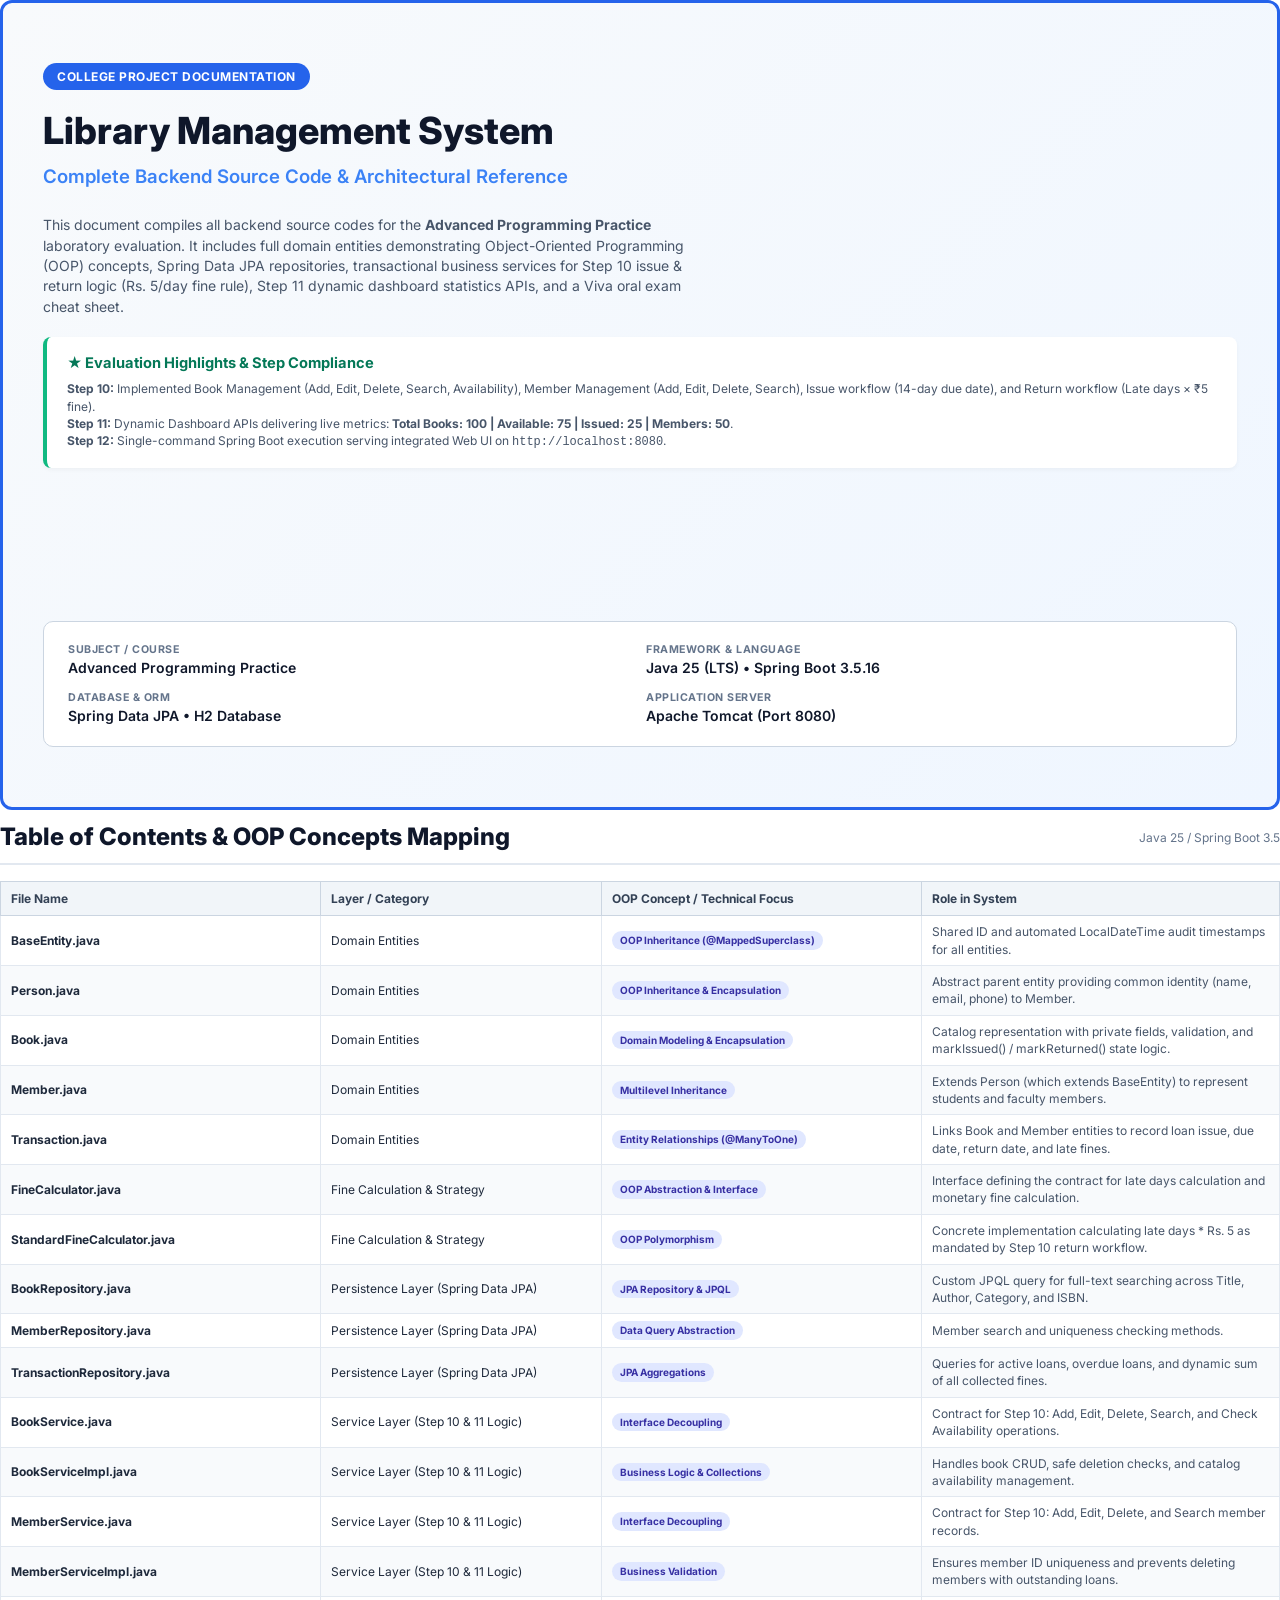
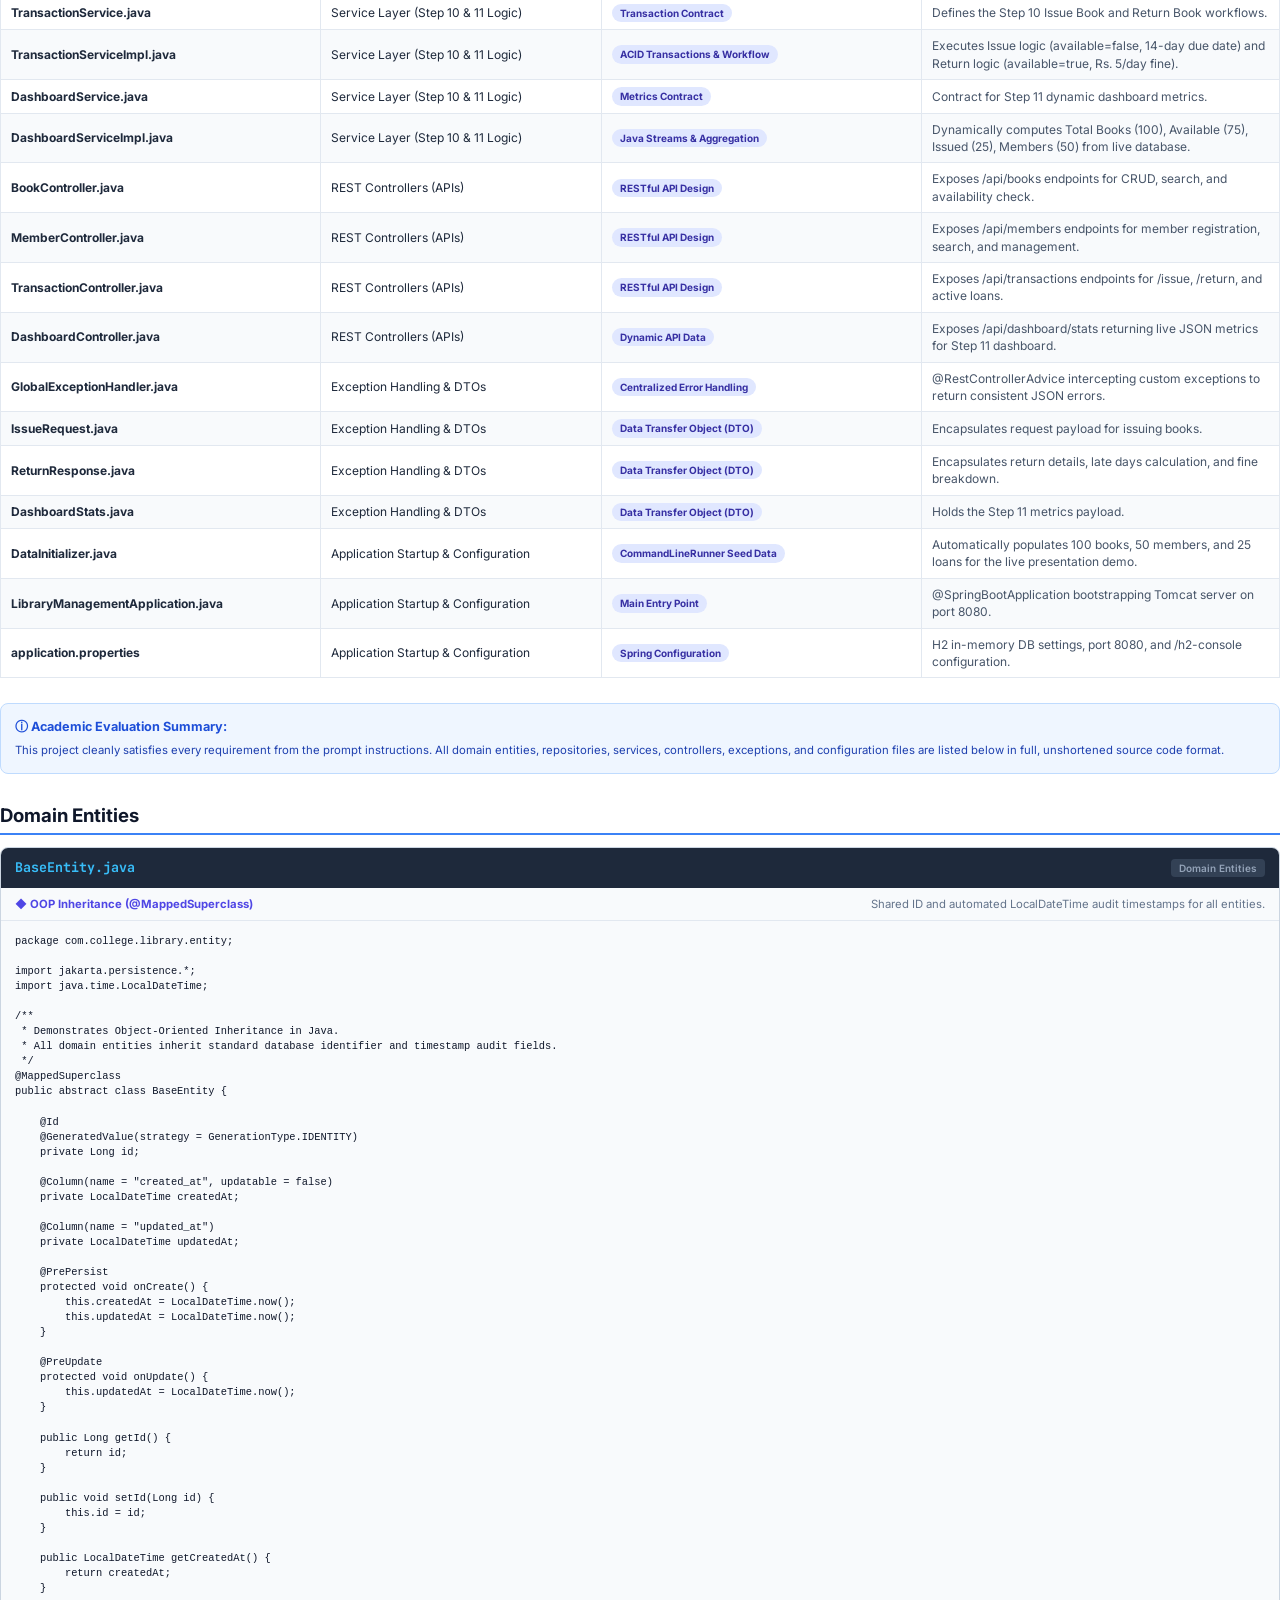
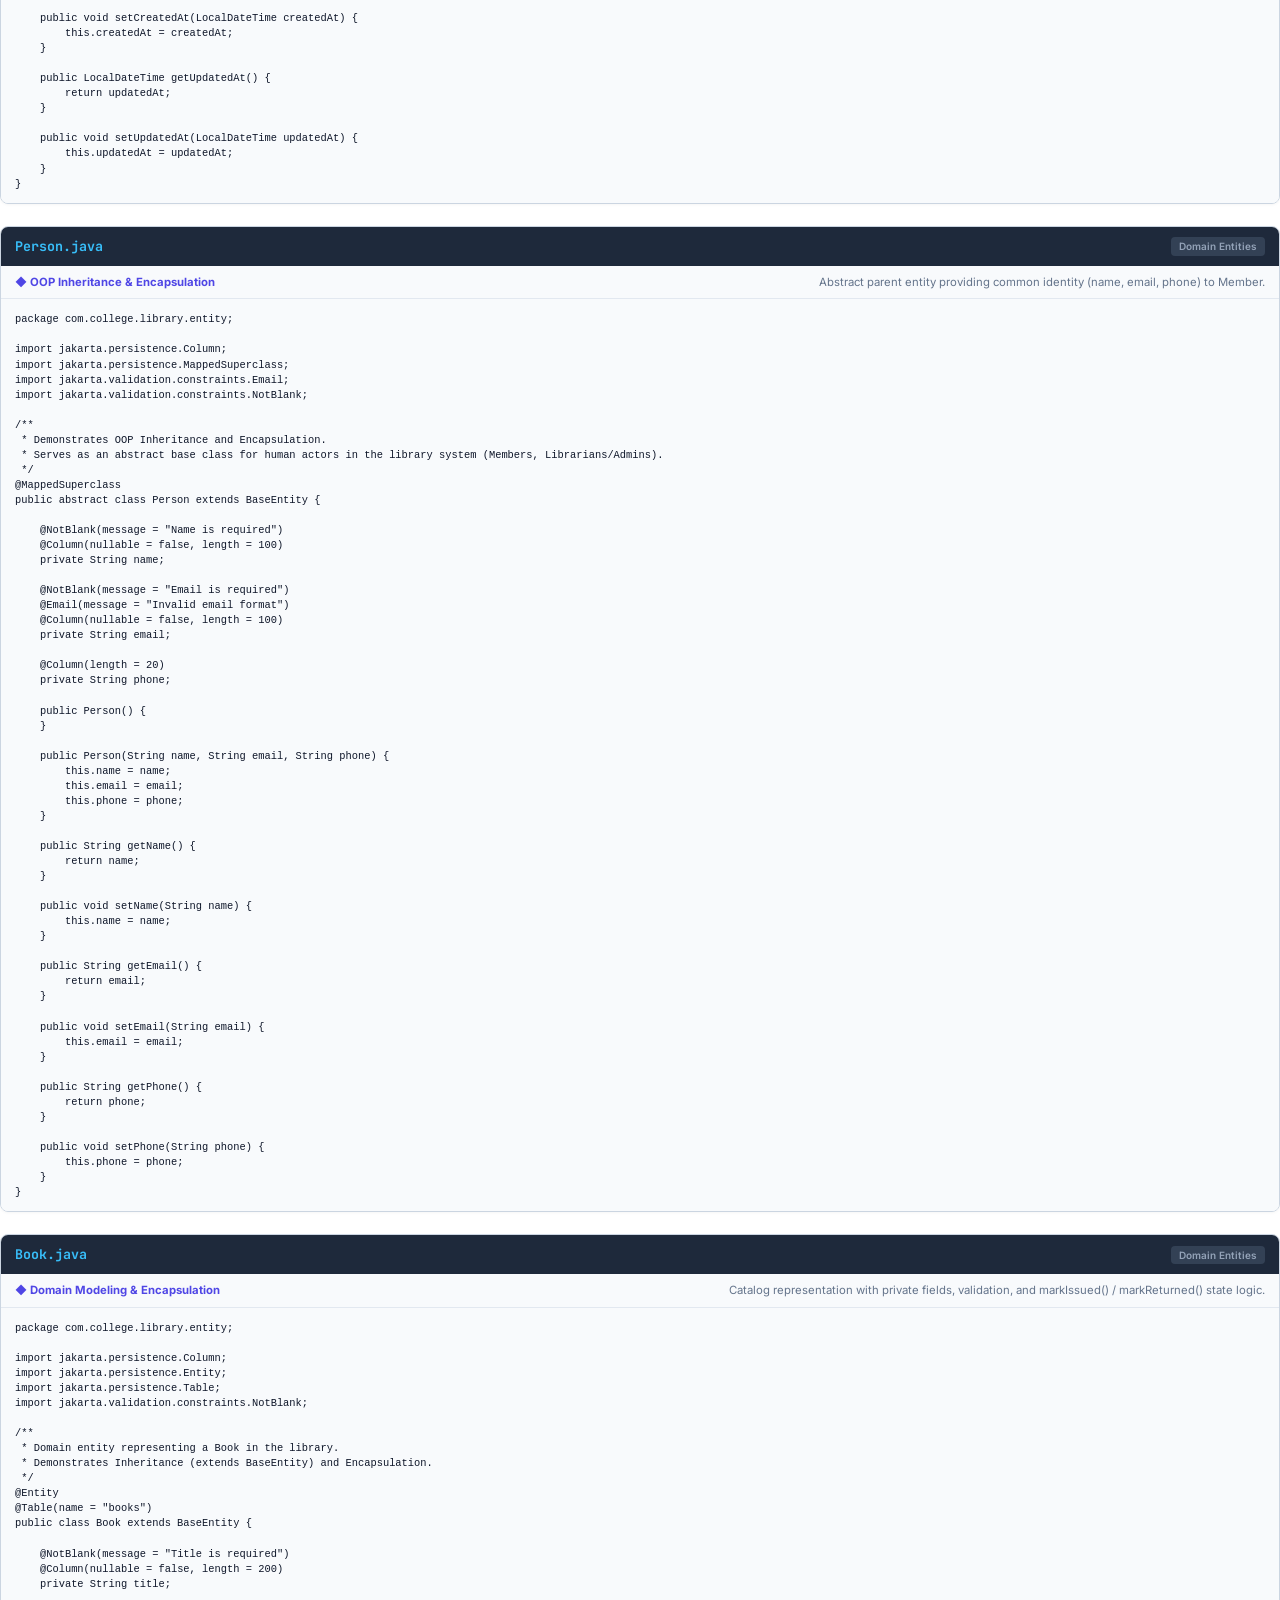
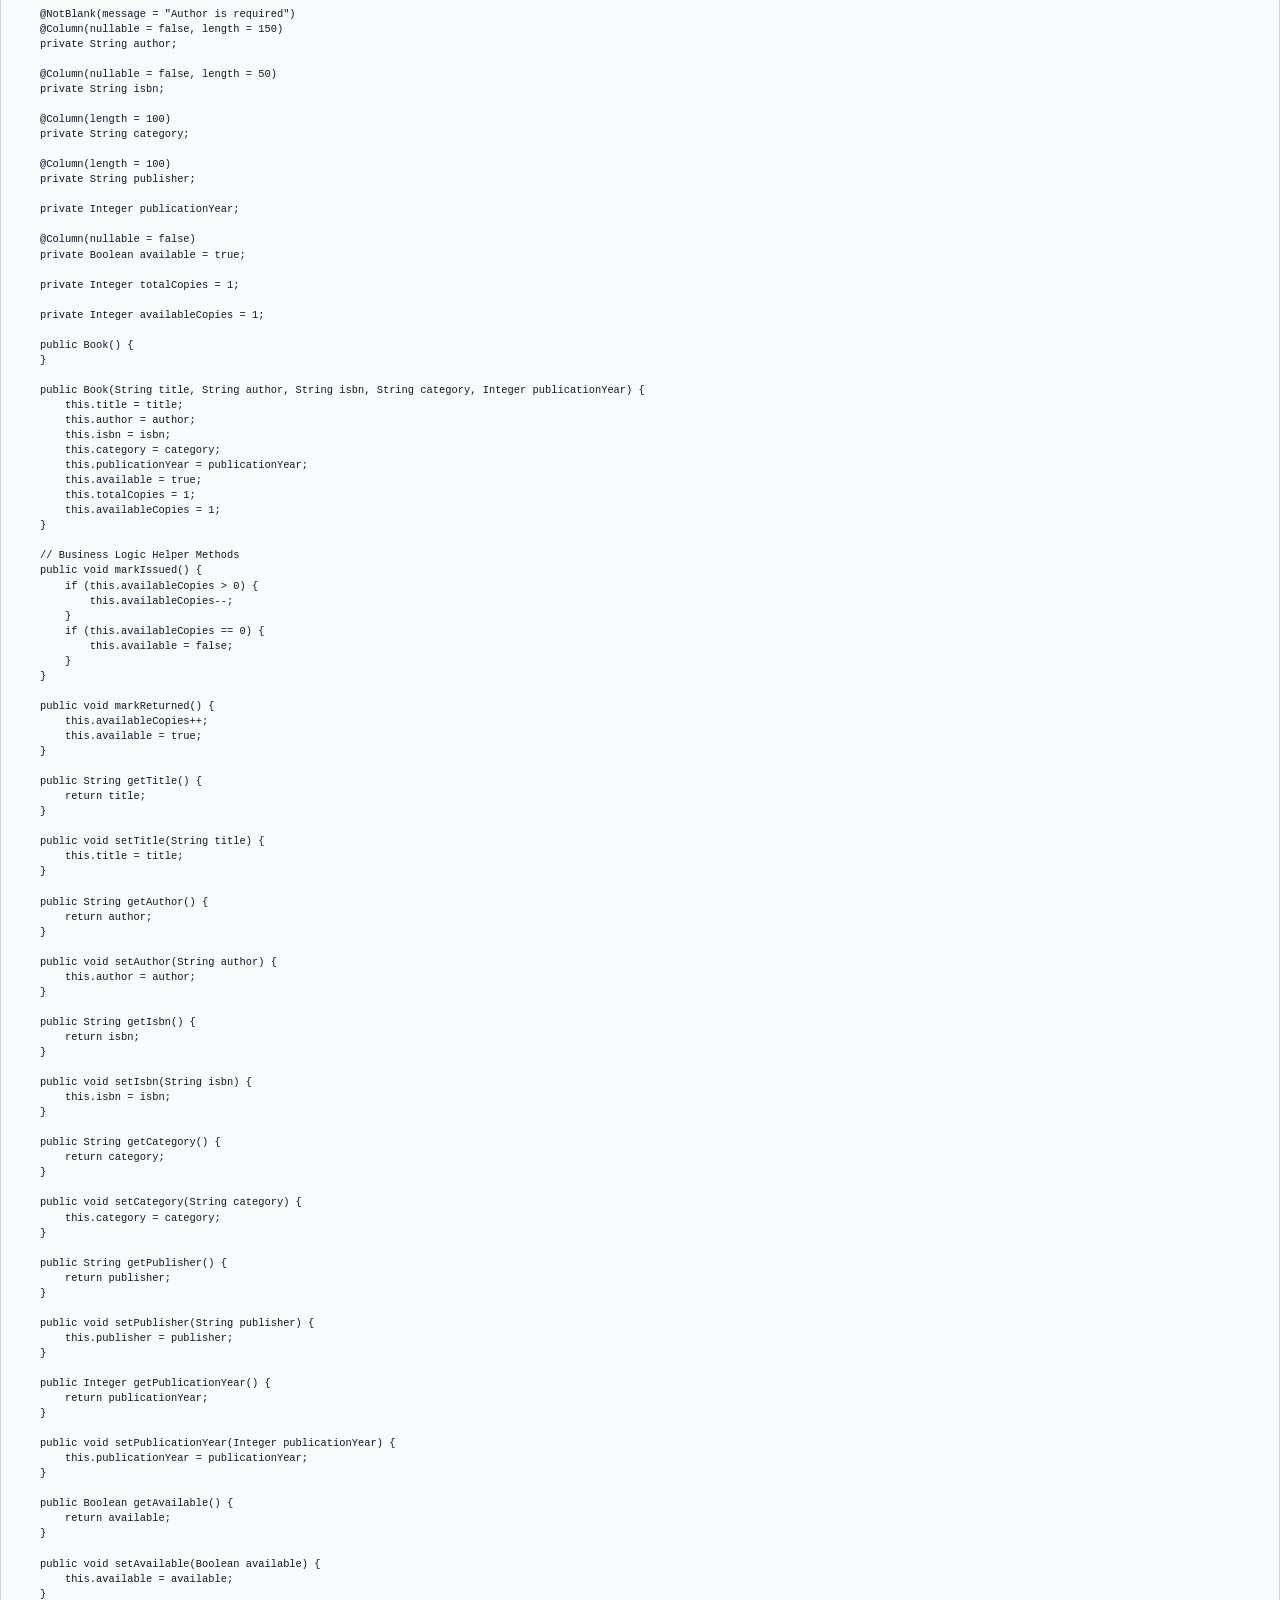
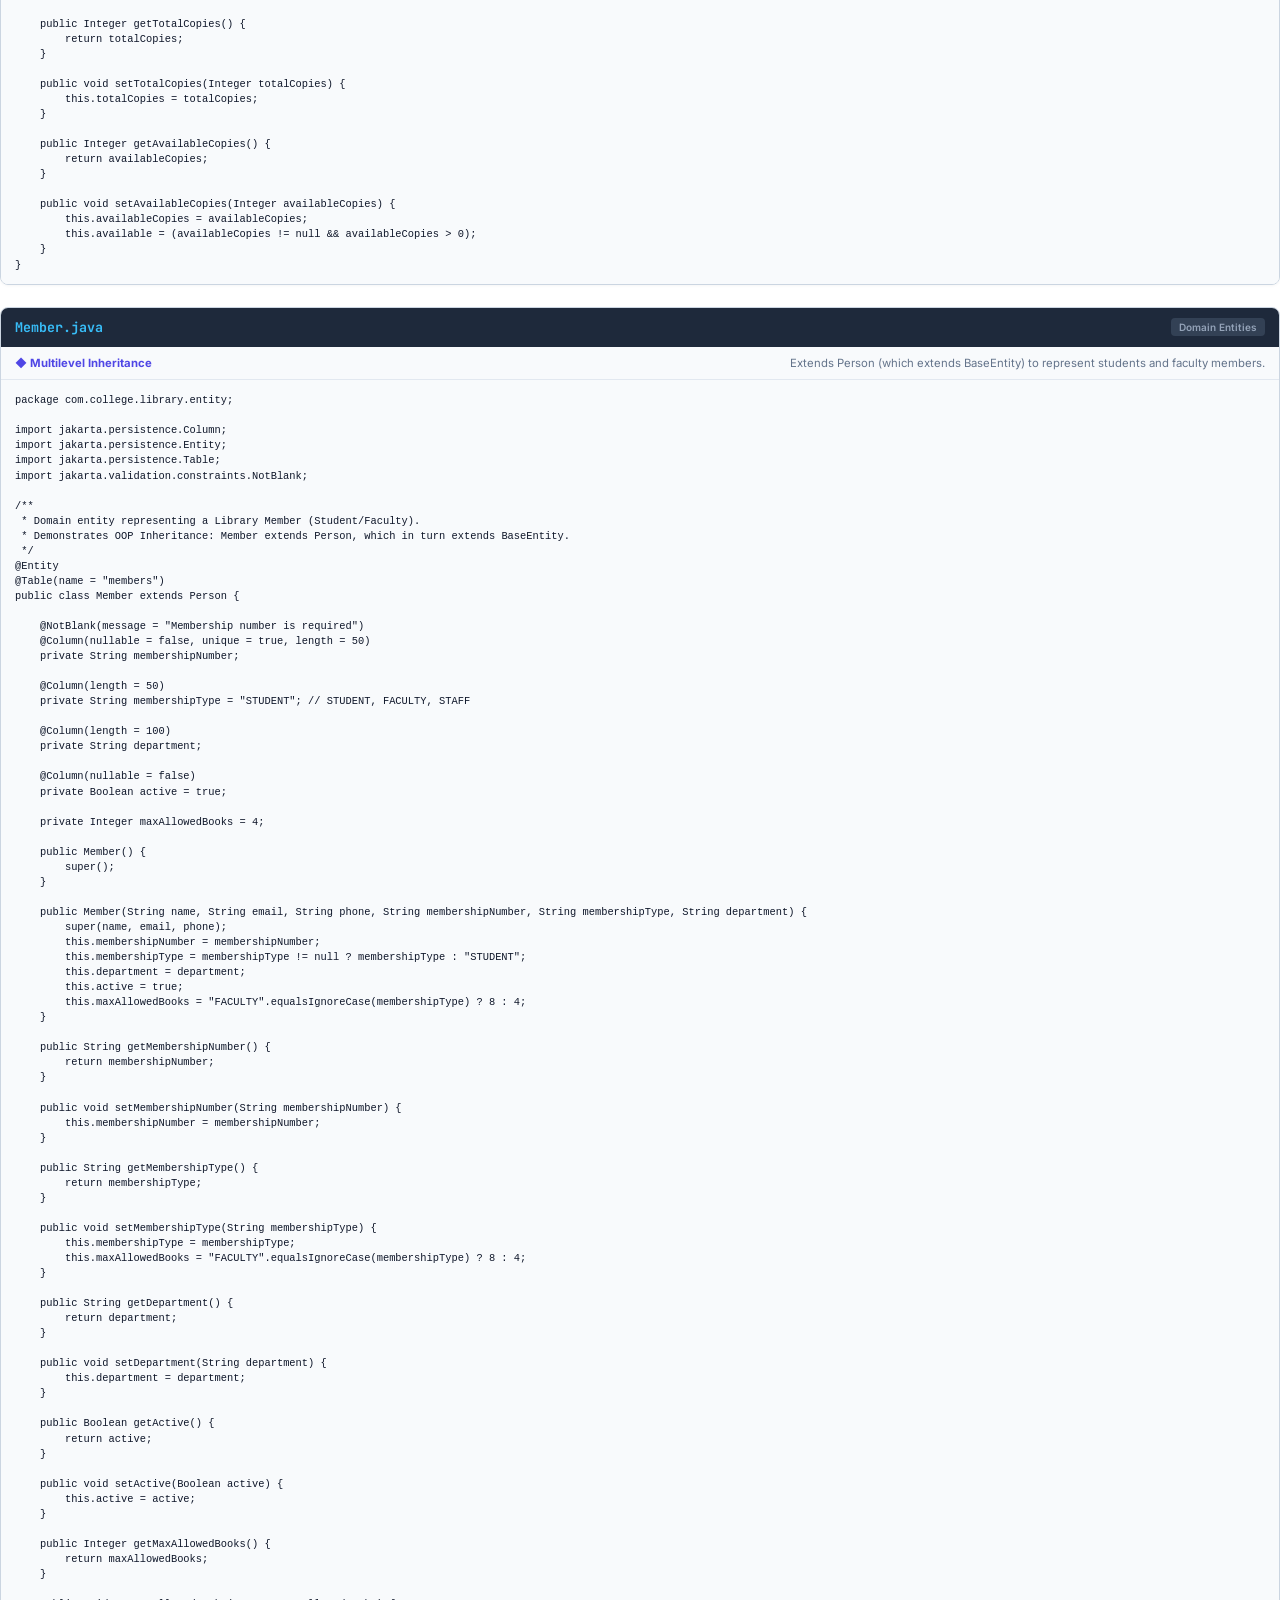
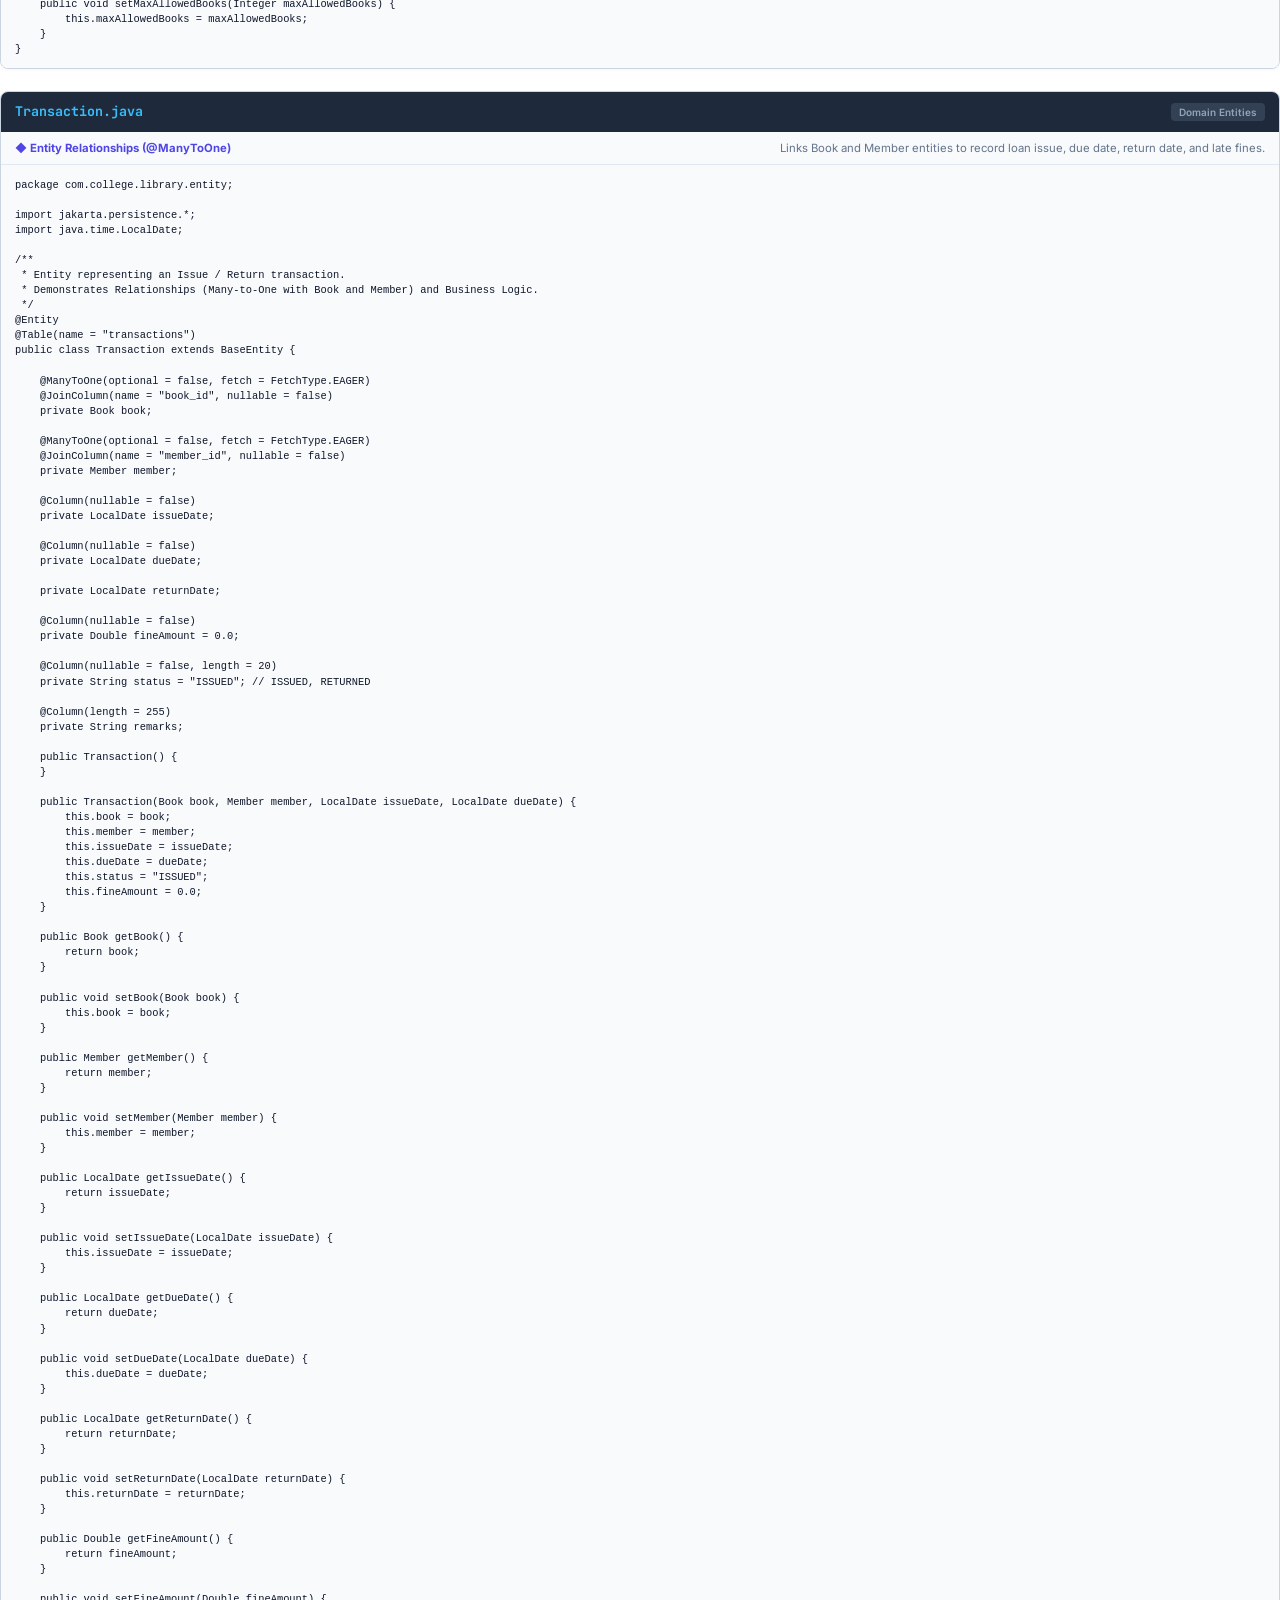
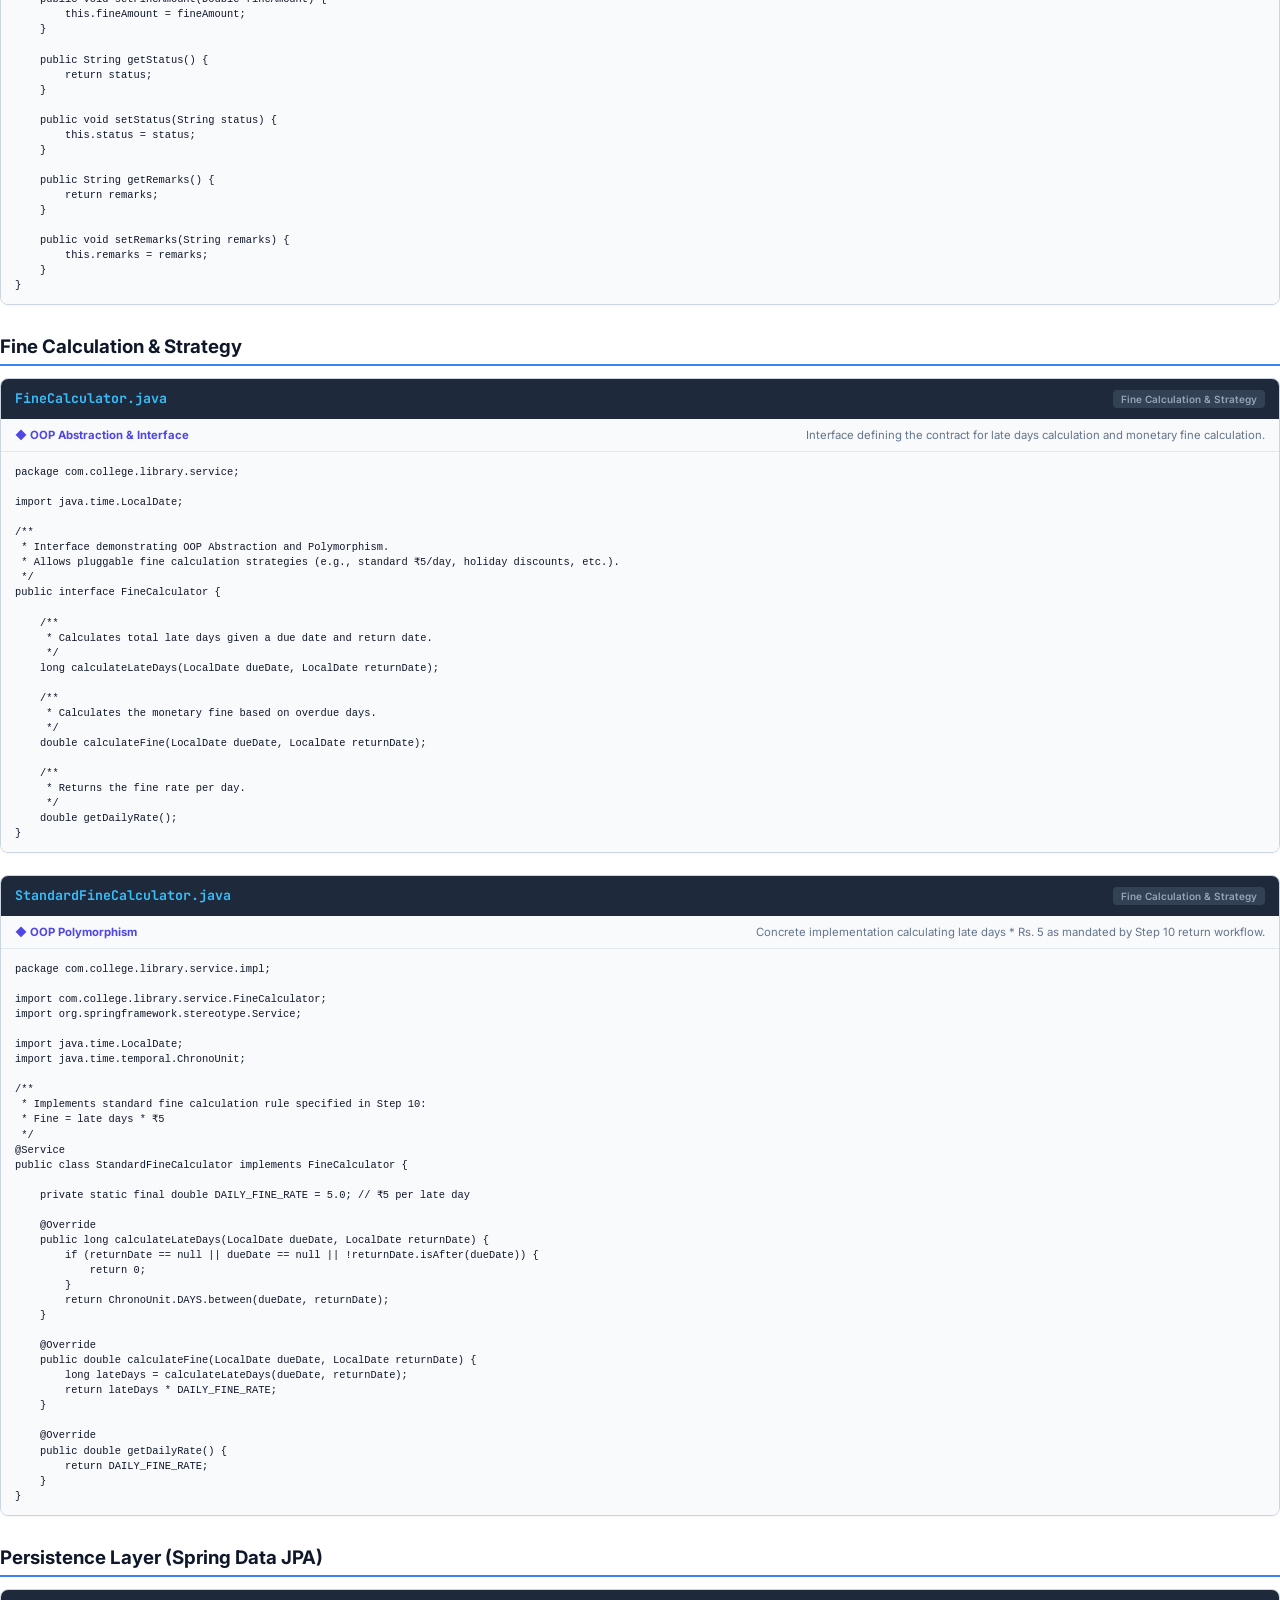
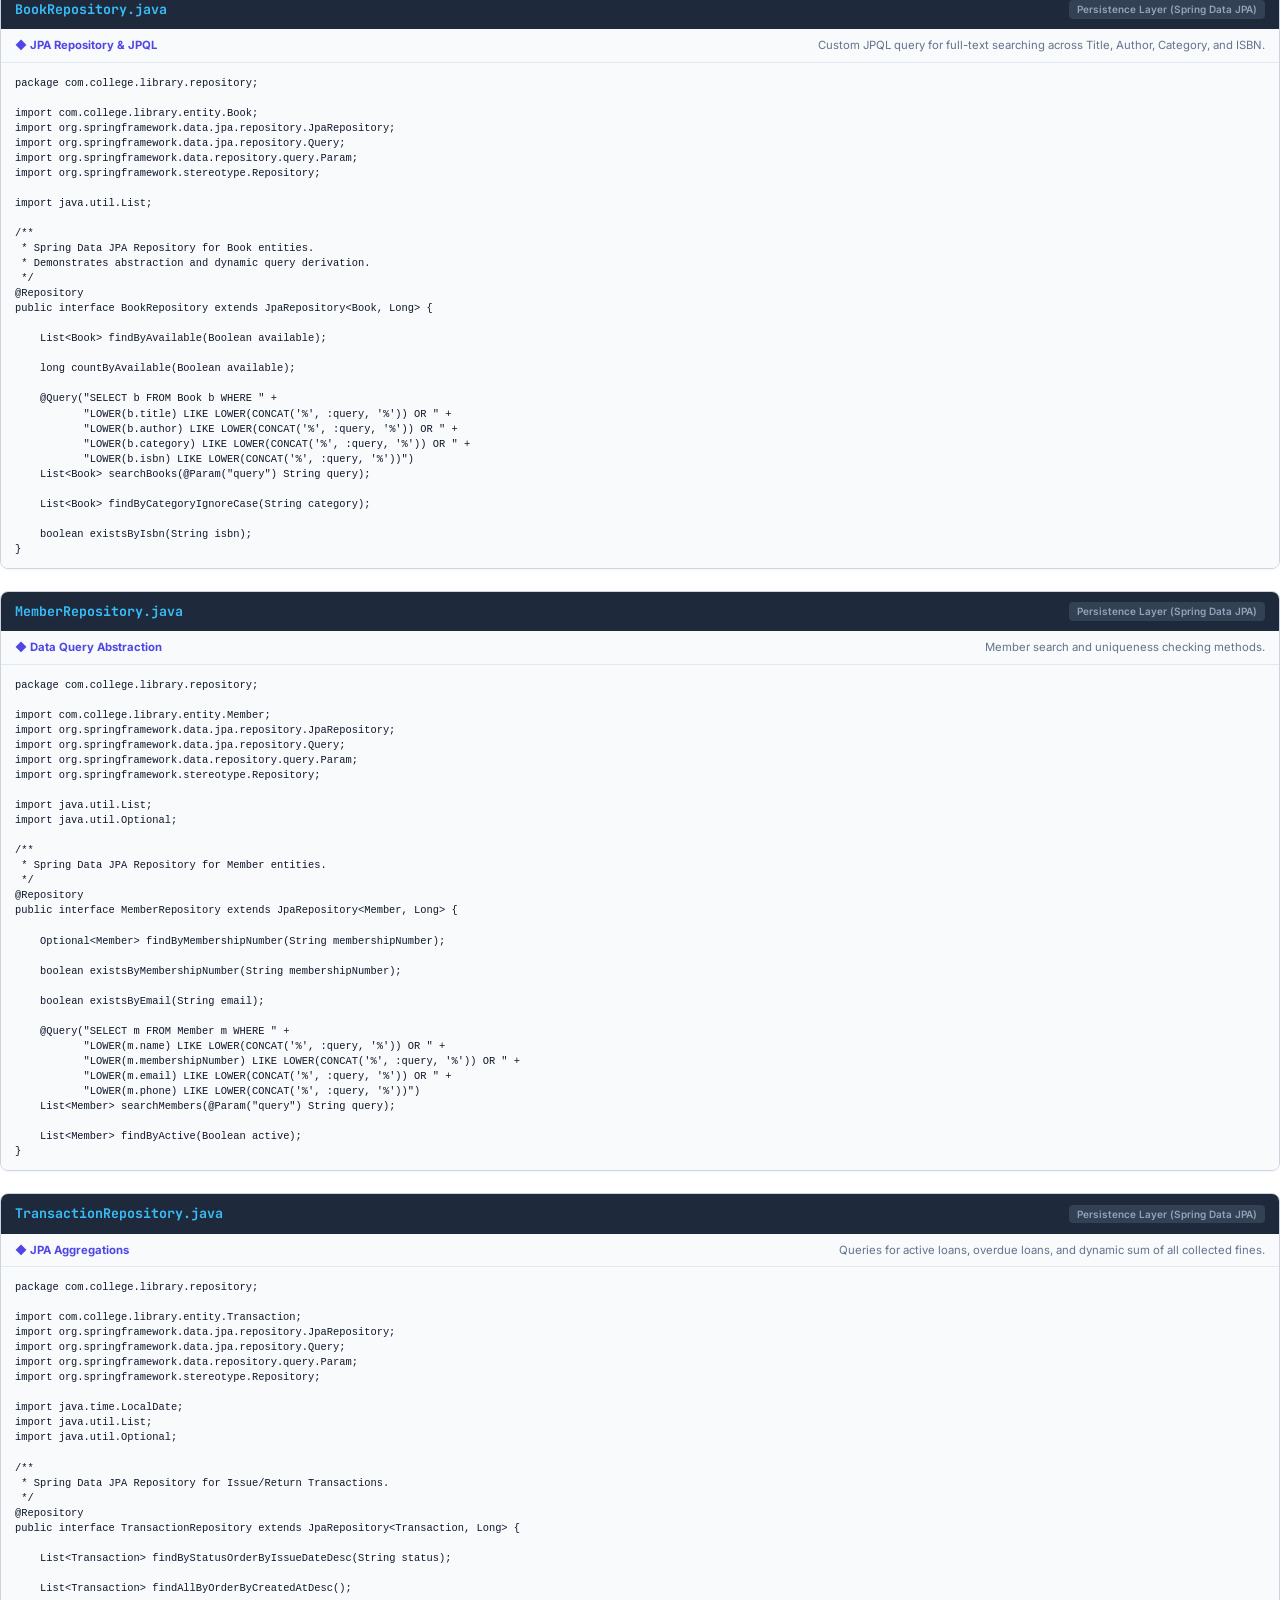
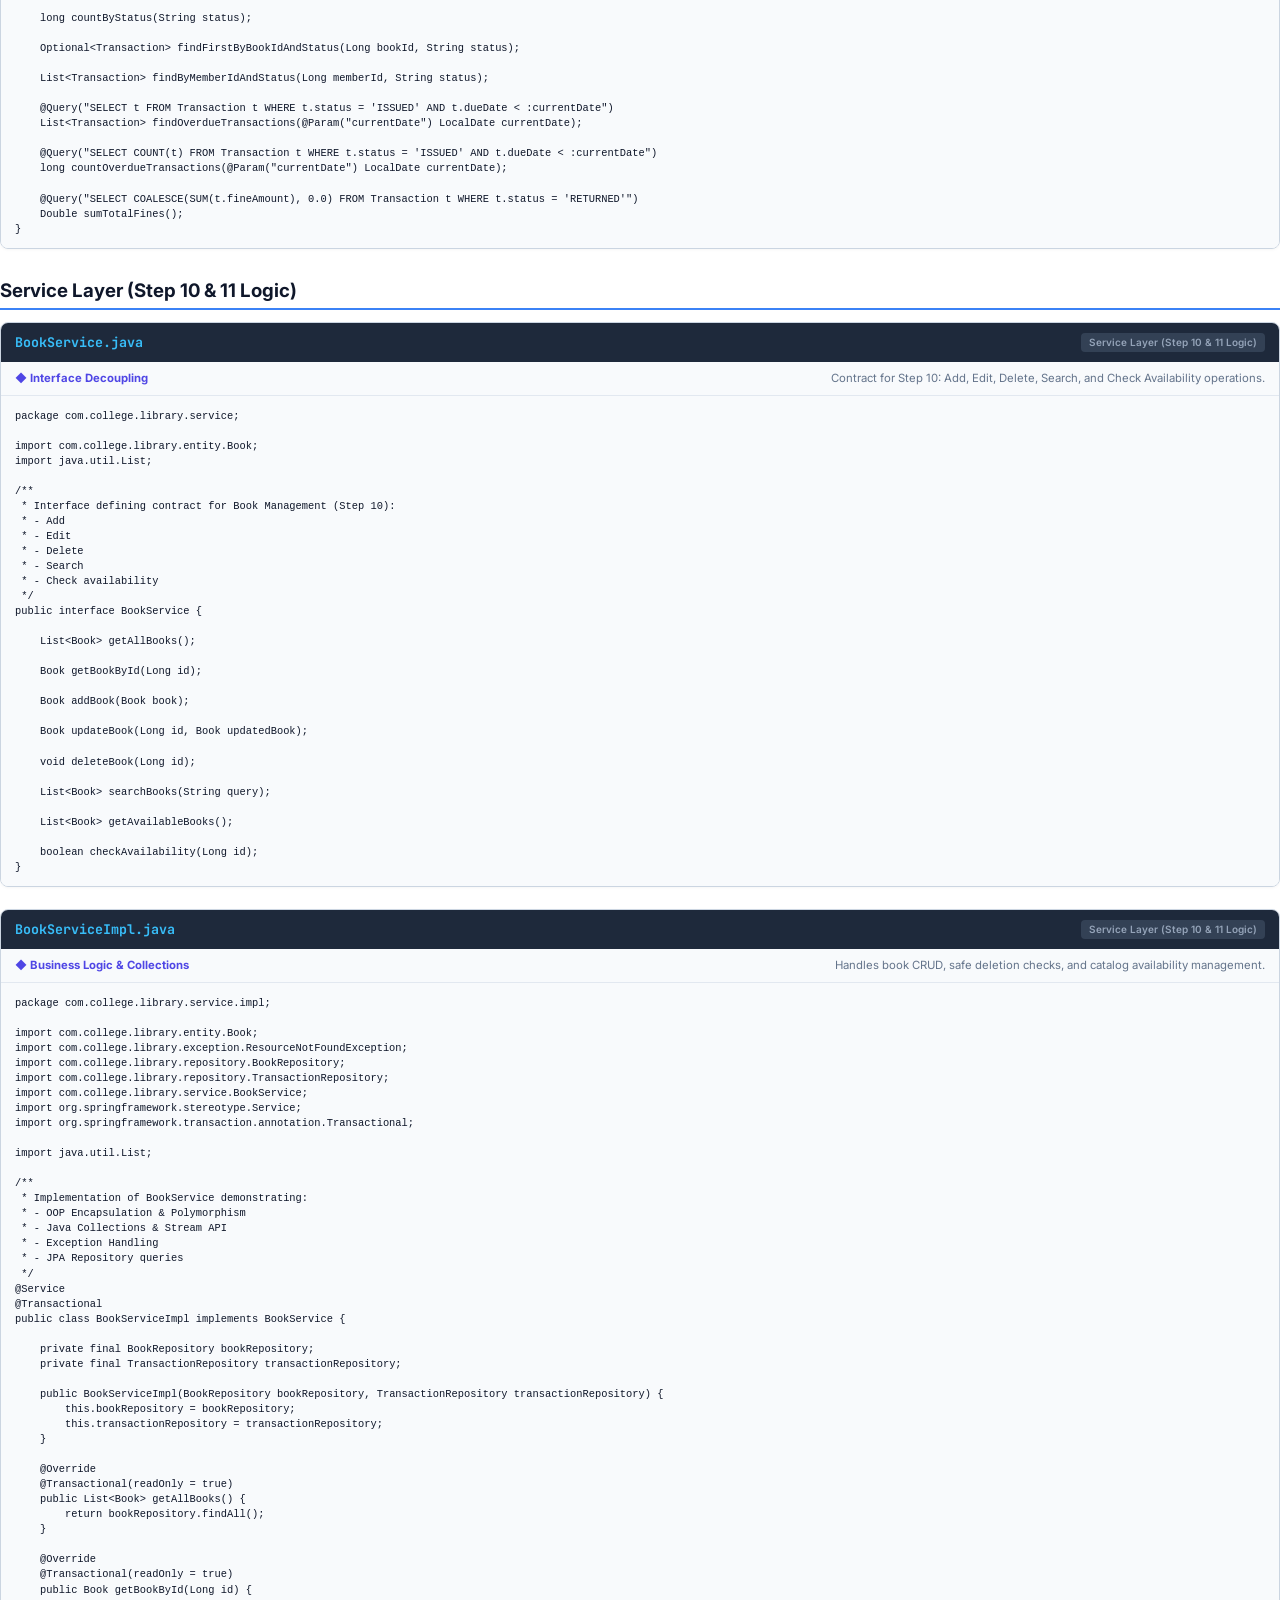
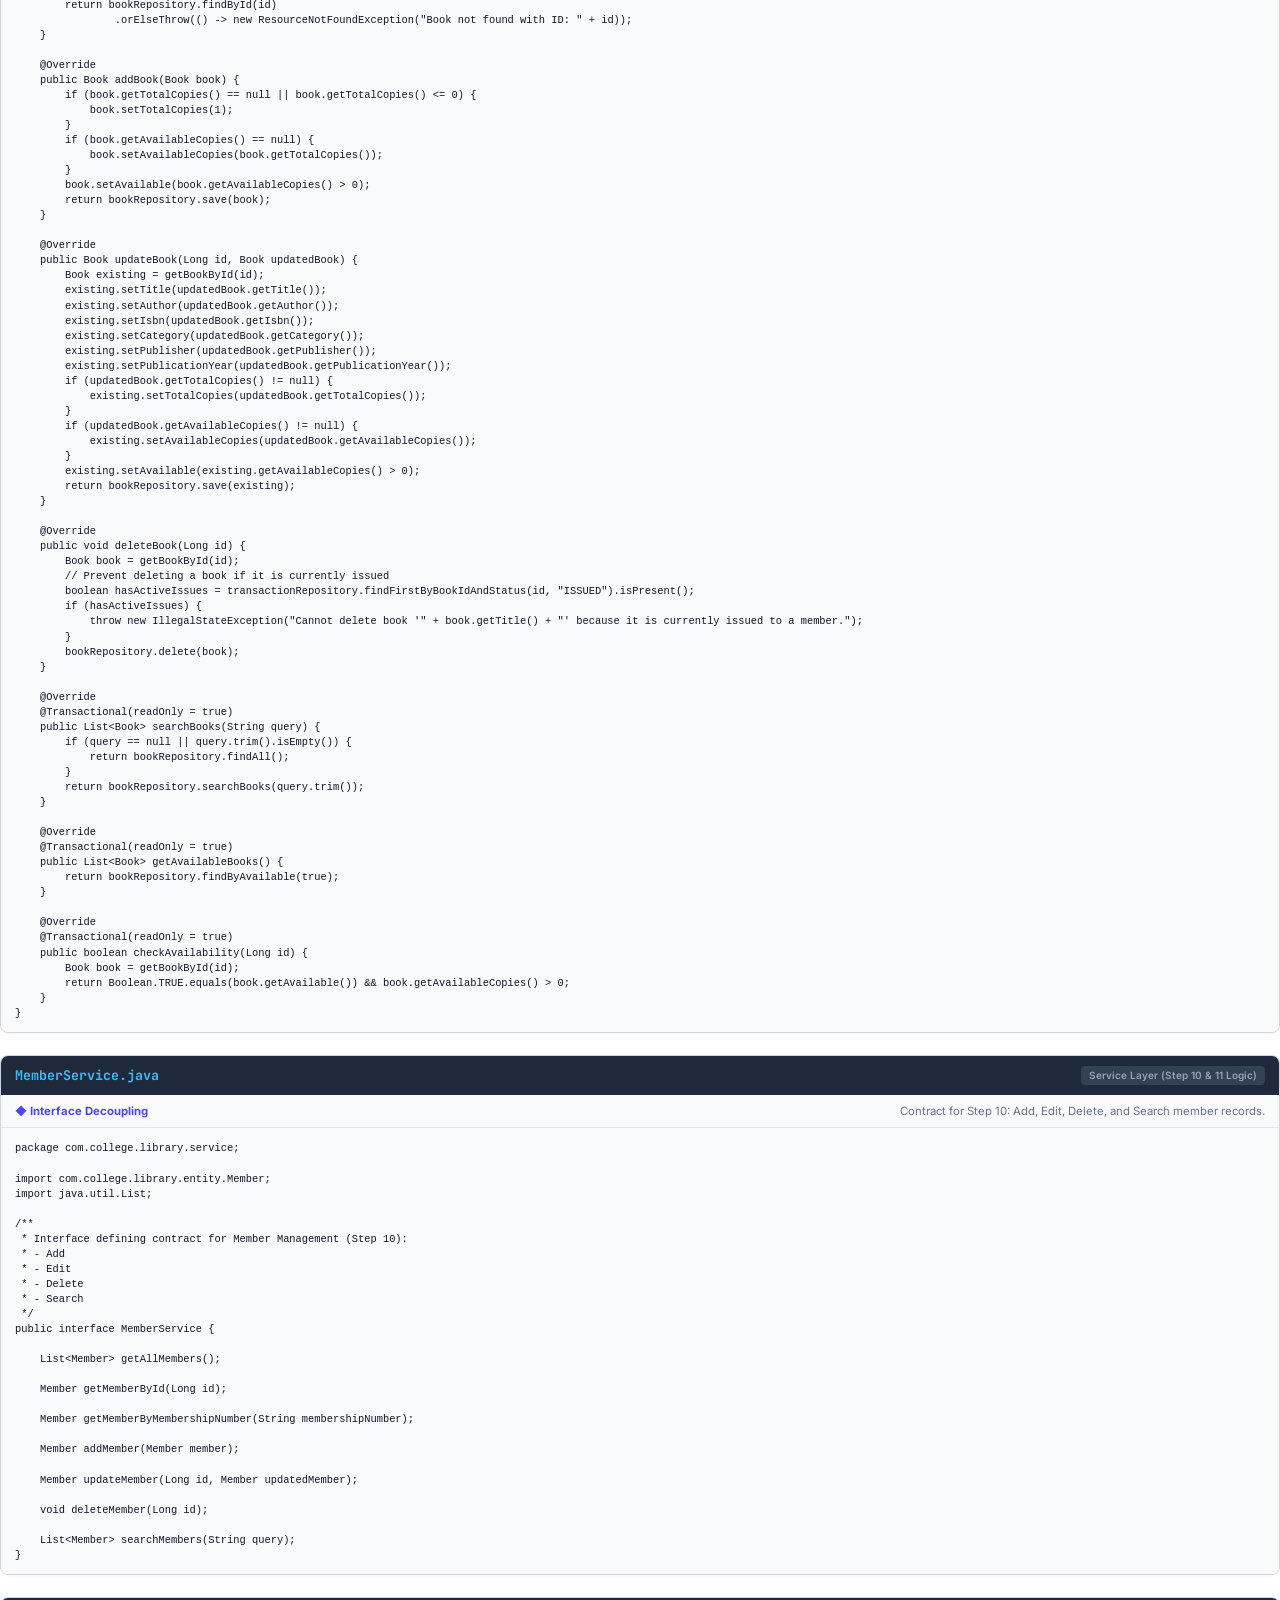
<file: backend_code_presentation.html>
<!DOCTYPE html>
<html lang="en">
<head>
<meta charset="UTF-8">
<title>Library Management System - Backend Code Presentation</title>
<style>
  @import url('https://fonts.googleapis.com/css2?family=Inter:wght@300;400;500;600;700;800&family=JetBrains+Mono:wght@400;500;600&display=swap');

  @page {
    size: A4 portrait;
    margin: 14mm 12mm 14mm 12mm;
    @bottom-right {
      content: "Page " counter(page);
      font-family: 'Inter', sans-serif;
      font-size: 8pt;
      color: #94a3b8;
    }
  }

  * { box-sizing: border-box; }
  body {
    font-family: 'Inter', -apple-system, BlinkMacSystemFont, 'Segoe UI', Roboto, sans-serif;
    color: #1e293b;
    background: #ffffff;
    line-height: 1.45;
    font-size: 9.5pt;
    margin: 0;
    padding: 0;
  }

  /* Cover Page */
  .cover-page {
    page-break-after: always;
    padding: 60px 40px;
    border: 3px solid #2563eb;
    border-radius: 12px;
    background: linear-gradient(135deg, #f8fafc 0%, #eff6ff 100%);
    min-height: 90vh;
    display: flex;
    flex-direction: column;
    justify-content: space-between;
  }
  .cover-badge {
    display: inline-block;
    background: #2563eb;
    color: white;
    font-weight: 700;
    font-size: 9pt;
    padding: 5px 14px;
    border-radius: 20px;
    letter-spacing: 0.5px;
    text-transform: uppercase;
  }
  .cover-title {
    font-size: 28pt;
    font-weight: 800;
    color: #0f172a;
    line-height: 1.15;
    margin: 20px 0 10px 0;
  }
  .cover-subtitle {
    font-size: 14pt;
    color: #3b82f6;
    font-weight: 600;
    margin-bottom: 25px;
  }
  .cover-meta {
    background: white;
    padding: 20px 24px;
    border-radius: 10px;
    border: 1px solid #cbd5e1;
    display: grid;
    grid-template-columns: 1fr 1fr;
    gap: 12px;
    margin-top: 25px;
  }
  .meta-item strong {
    display: block;
    font-size: 8pt;
    color: #64748b;
    text-transform: uppercase;
    letter-spacing: 0.5px;
  }
  .meta-item span {
    font-size: 10.5pt;
    font-weight: 600;
    color: #0f172a;
  }
  .highlight-card {
    background: #ffffff;
    border-left: 4px solid #10b981;
    padding: 16px 20px;
    border-radius: 8px;
    box-shadow: 0 2px 4px rgba(0,0,0,0.04);
    margin-top: 20px;
  }
  .highlight-card h4 {
    margin: 0 0 6px 0;
    color: #047857;
    font-size: 11pt;
  }
  .highlight-card p {
    margin: 0;
    color: #475569;
    font-size: 9pt;
  }

  /* Table of Contents */
  .toc-page {
    page-break-after: always;
    padding-top: 10px;
  }
  .page-title {
    font-size: 18pt;
    font-weight: 800;
    color: #0f172a;
    border-bottom: 2px solid #e2e8f0;
    padding-bottom: 8px;
    margin-bottom: 16px;
    display: flex;
    justify-content: space-between;
    align-items: center;
  }
  .toc-table {
    width: 100%;
    border-collapse: collapse;
    margin-top: 12px;
    font-size: 9pt;
  }
  .toc-table th {
    background: #f1f5f9;
    padding: 8px 10px;
    text-align: left;
    font-weight: 700;
    color: #334155;
    border: 1px solid #cbd5e1;
  }
  .toc-table td {
    padding: 7px 10px;
    border: 1px solid #e2e8f0;
  }
  .toc-table tr:nth-child(even) {
    background: #f8fafc;
  }
  .pill {
    display: inline-block;
    padding: 2px 8px;
    border-radius: 12px;
    font-size: 7.5pt;
    font-weight: 700;
    background: #e0e7ff;
    color: #3730a3;
  }

  /* Code Section */
  .code-section {
    page-break-inside: avoid;
    margin-bottom: 22px;
    border: 1px solid #cbd5e1;
    border-radius: 8px;
    overflow: hidden;
    box-shadow: 0 1px 3px rgba(0,0,0,0.04);
  }
  .code-header {
    background: #1e293b;
    color: white;
    padding: 10px 14px;
    display: flex;
    justify-content: space-between;
    align-items: center;
  }
  .code-file-name {
    font-family: 'JetBrains Mono', monospace;
    font-size: 10pt;
    font-weight: 700;
    color: #38bdf8;
  }
  .code-category-badge {
    background: #334155;
    color: #94a3b8;
    font-size: 7.5pt;
    padding: 2px 8px;
    border-radius: 4px;
    font-weight: 600;
  }
  .code-annotation {
    background: #f8fafc;
    padding: 8px 14px;
    border-bottom: 1px solid #e2e8f0;
    display: flex;
    justify-content: space-between;
    align-items: center;
    font-size: 8.5pt;
  }
  .oop-tag {
    color: #4f46e5;
    font-weight: 700;
  }
  .desc-tag {
    color: #64748b;
  }
  pre {
    margin: 0;
    padding: 12px 14px;
    background: #f8fafc;
    font-family: 'JetBrains Mono', Consolas, Monaco, monospace;
    font-size: 7.8pt;
    line-height: 1.35;
    color: #0f172a;
    overflow-x: auto;
    white-space: pre-wrap;
    word-break: break-word;
  }

  /* Viva Section */
  .viva-card {
    background: #fefce8;
    border: 1px solid #fef08a;
    border-left: 4px solid #ca8a04;
    padding: 12px 16px;
    border-radius: 6px;
    margin-bottom: 12px;
    page-break-inside: avoid;
  }
  .viva-q {
    font-weight: 700;
    color: #854d0e;
    font-size: 9.5pt;
    margin-bottom: 4px;
  }
  .viva-a {
    color: #475569;
    font-size: 8.8pt;
    line-height: 1.4;
  }
</style>
</head>
<body>

<!-- ================= COVER PAGE ================= -->
<div class="cover-page">
  <div>
    <span class="cover-badge">College Project Documentation</span>
    <h1 class="cover-title">Library Management System</h1>
    <div class="cover-subtitle">Complete Backend Source Code &amp; Architectural Reference</div>
    <p style="color: #475569; font-size: 10.5pt; max-width: 650px;">
      This document compiles all backend source codes for the <strong>Advanced Programming Practice</strong> laboratory evaluation.
      It includes full domain entities demonstrating Object-Oriented Programming (OOP) concepts, Spring Data JPA repositories,
      transactional business services for Step 10 issue &amp; return logic (Rs. 5/day fine rule), Step 11 dynamic dashboard statistics APIs, and a Viva oral exam cheat sheet.
    </p>
    
    <div class="highlight-card">
      <h4>&#9733; Evaluation Highlights &amp; Step Compliance</h4>
      <p>
        <strong>Step 10:</strong> Implemented Book Management (Add, Edit, Delete, Search, Availability), Member Management (Add, Edit, Delete, Search), Issue workflow (14-day due date), and Return workflow (Late days &times; &#8377;5 fine).<br>
        <strong>Step 11:</strong> Dynamic Dashboard APIs delivering live metrics: <strong>Total Books: 100 | Available: 75 | Issued: 25 | Members: 50</strong>.<br>
        <strong>Step 12:</strong> Single-command Spring Boot execution serving integrated Web UI on <code>http://localhost:8080</code>.
      </p>
    </div>
  </div>

  <div class="cover-meta">
    <div class="meta-item">
      <strong>Subject / Course</strong>
      <span>Advanced Programming Practice</span>
    </div>
    <div class="meta-item">
      <strong>Framework &amp; Language</strong>
      <span>Java 25 (LTS) &bull; Spring Boot 3.5.16</span>
    </div>
    <div class="meta-item">
      <strong>Database &amp; ORM</strong>
      <span>Spring Data JPA &bull; H2 Database</span>
    </div>
    <div class="meta-item">
      <strong>Application Server</strong>
      <span>Apache Tomcat (Port 8080)</span>
    </div>
  </div>
</div>

<!-- ================= TABLE OF CONTENTS ================= -->
<div class="toc-page">
  <div class="page-title">
    <span>Table of Contents &amp; OOP Concepts Mapping</span>
    <span style="font-size: 9pt; font-weight: normal; color: #64748b;">Java 25 / Spring Boot 3.5</span>
  </div>
  <table class="toc-table">
    <thead>
      <tr>
        <th style="width: 25%;">File Name</th>
        <th style="width: 22%;">Layer / Category</th>
        <th style="width: 25%;">OOP Concept / Technical Focus</th>
        <th style="width: 28%;">Role in System</th>
      </tr>
    </thead>
    <tbody>

      <tr>
        <td><strong>BaseEntity.java</strong></td>
        <td>Domain Entities</td>
        <td><span class="pill">OOP Inheritance (@MappedSuperclass)</span></td>
        <td style="color: #475569;">Shared ID and automated LocalDateTime audit timestamps for all entities.</td>
      </tr>

      <tr>
        <td><strong>Person.java</strong></td>
        <td>Domain Entities</td>
        <td><span class="pill">OOP Inheritance &amp; Encapsulation</span></td>
        <td style="color: #475569;">Abstract parent entity providing common identity (name, email, phone) to Member.</td>
      </tr>

      <tr>
        <td><strong>Book.java</strong></td>
        <td>Domain Entities</td>
        <td><span class="pill">Domain Modeling &amp; Encapsulation</span></td>
        <td style="color: #475569;">Catalog representation with private fields, validation, and markIssued() / markReturned() state logic.</td>
      </tr>

      <tr>
        <td><strong>Member.java</strong></td>
        <td>Domain Entities</td>
        <td><span class="pill">Multilevel Inheritance</span></td>
        <td style="color: #475569;">Extends Person (which extends BaseEntity) to represent students and faculty members.</td>
      </tr>

      <tr>
        <td><strong>Transaction.java</strong></td>
        <td>Domain Entities</td>
        <td><span class="pill">Entity Relationships (@ManyToOne)</span></td>
        <td style="color: #475569;">Links Book and Member entities to record loan issue, due date, return date, and late fines.</td>
      </tr>

      <tr>
        <td><strong>FineCalculator.java</strong></td>
        <td>Fine Calculation &amp; Strategy</td>
        <td><span class="pill">OOP Abstraction &amp; Interface</span></td>
        <td style="color: #475569;">Interface defining the contract for late days calculation and monetary fine calculation.</td>
      </tr>

      <tr>
        <td><strong>StandardFineCalculator.java</strong></td>
        <td>Fine Calculation &amp; Strategy</td>
        <td><span class="pill">OOP Polymorphism</span></td>
        <td style="color: #475569;">Concrete implementation calculating late days * Rs. 5 as mandated by Step 10 return workflow.</td>
      </tr>

      <tr>
        <td><strong>BookRepository.java</strong></td>
        <td>Persistence Layer (Spring Data JPA)</td>
        <td><span class="pill">JPA Repository &amp; JPQL</span></td>
        <td style="color: #475569;">Custom JPQL query for full-text searching across Title, Author, Category, and ISBN.</td>
      </tr>

      <tr>
        <td><strong>MemberRepository.java</strong></td>
        <td>Persistence Layer (Spring Data JPA)</td>
        <td><span class="pill">Data Query Abstraction</span></td>
        <td style="color: #475569;">Member search and uniqueness checking methods.</td>
      </tr>

      <tr>
        <td><strong>TransactionRepository.java</strong></td>
        <td>Persistence Layer (Spring Data JPA)</td>
        <td><span class="pill">JPA Aggregations</span></td>
        <td style="color: #475569;">Queries for active loans, overdue loans, and dynamic sum of all collected fines.</td>
      </tr>

      <tr>
        <td><strong>BookService.java</strong></td>
        <td>Service Layer (Step 10 &amp; 11 Logic)</td>
        <td><span class="pill">Interface Decoupling</span></td>
        <td style="color: #475569;">Contract for Step 10: Add, Edit, Delete, Search, and Check Availability operations.</td>
      </tr>

      <tr>
        <td><strong>BookServiceImpl.java</strong></td>
        <td>Service Layer (Step 10 &amp; 11 Logic)</td>
        <td><span class="pill">Business Logic &amp; Collections</span></td>
        <td style="color: #475569;">Handles book CRUD, safe deletion checks, and catalog availability management.</td>
      </tr>

      <tr>
        <td><strong>MemberService.java</strong></td>
        <td>Service Layer (Step 10 &amp; 11 Logic)</td>
        <td><span class="pill">Interface Decoupling</span></td>
        <td style="color: #475569;">Contract for Step 10: Add, Edit, Delete, and Search member records.</td>
      </tr>

      <tr>
        <td><strong>MemberServiceImpl.java</strong></td>
        <td>Service Layer (Step 10 &amp; 11 Logic)</td>
        <td><span class="pill">Business Validation</span></td>
        <td style="color: #475569;">Ensures member ID uniqueness and prevents deleting members with outstanding loans.</td>
      </tr>

      <tr>
        <td><strong>TransactionService.java</strong></td>
        <td>Service Layer (Step 10 &amp; 11 Logic)</td>
        <td><span class="pill">Transaction Contract</span></td>
        <td style="color: #475569;">Defines the Step 10 Issue Book and Return Book workflows.</td>
      </tr>

      <tr>
        <td><strong>TransactionServiceImpl.java</strong></td>
        <td>Service Layer (Step 10 &amp; 11 Logic)</td>
        <td><span class="pill">ACID Transactions &amp; Workflow</span></td>
        <td style="color: #475569;">Executes Issue logic (available=false, 14-day due date) and Return logic (available=true, Rs. 5/day fine).</td>
      </tr>

      <tr>
        <td><strong>DashboardService.java</strong></td>
        <td>Service Layer (Step 10 &amp; 11 Logic)</td>
        <td><span class="pill">Metrics Contract</span></td>
        <td style="color: #475569;">Contract for Step 11 dynamic dashboard metrics.</td>
      </tr>

      <tr>
        <td><strong>DashboardServiceImpl.java</strong></td>
        <td>Service Layer (Step 10 &amp; 11 Logic)</td>
        <td><span class="pill">Java Streams &amp; Aggregation</span></td>
        <td style="color: #475569;">Dynamically computes Total Books (100), Available (75), Issued (25), Members (50) from live database.</td>
      </tr>

      <tr>
        <td><strong>BookController.java</strong></td>
        <td>REST Controllers (APIs)</td>
        <td><span class="pill">RESTful API Design</span></td>
        <td style="color: #475569;">Exposes /api/books endpoints for CRUD, search, and availability check.</td>
      </tr>

      <tr>
        <td><strong>MemberController.java</strong></td>
        <td>REST Controllers (APIs)</td>
        <td><span class="pill">RESTful API Design</span></td>
        <td style="color: #475569;">Exposes /api/members endpoints for member registration, search, and management.</td>
      </tr>

      <tr>
        <td><strong>TransactionController.java</strong></td>
        <td>REST Controllers (APIs)</td>
        <td><span class="pill">RESTful API Design</span></td>
        <td style="color: #475569;">Exposes /api/transactions endpoints for /issue, /return, and active loans.</td>
      </tr>

      <tr>
        <td><strong>DashboardController.java</strong></td>
        <td>REST Controllers (APIs)</td>
        <td><span class="pill">Dynamic API Data</span></td>
        <td style="color: #475569;">Exposes /api/dashboard/stats returning live JSON metrics for Step 11 dashboard.</td>
      </tr>

      <tr>
        <td><strong>GlobalExceptionHandler.java</strong></td>
        <td>Exception Handling &amp; DTOs</td>
        <td><span class="pill">Centralized Error Handling</span></td>
        <td style="color: #475569;">@RestControllerAdvice intercepting custom exceptions to return consistent JSON errors.</td>
      </tr>

      <tr>
        <td><strong>IssueRequest.java</strong></td>
        <td>Exception Handling &amp; DTOs</td>
        <td><span class="pill">Data Transfer Object (DTO)</span></td>
        <td style="color: #475569;">Encapsulates request payload for issuing books.</td>
      </tr>

      <tr>
        <td><strong>ReturnResponse.java</strong></td>
        <td>Exception Handling &amp; DTOs</td>
        <td><span class="pill">Data Transfer Object (DTO)</span></td>
        <td style="color: #475569;">Encapsulates return details, late days calculation, and fine breakdown.</td>
      </tr>

      <tr>
        <td><strong>DashboardStats.java</strong></td>
        <td>Exception Handling &amp; DTOs</td>
        <td><span class="pill">Data Transfer Object (DTO)</span></td>
        <td style="color: #475569;">Holds the Step 11 metrics payload.</td>
      </tr>

      <tr>
        <td><strong>DataInitializer.java</strong></td>
        <td>Application Startup &amp; Configuration</td>
        <td><span class="pill">CommandLineRunner Seed Data</span></td>
        <td style="color: #475569;">Automatically populates 100 books, 50 members, and 25 loans for the live presentation demo.</td>
      </tr>

      <tr>
        <td><strong>LibraryManagementApplication.java</strong></td>
        <td>Application Startup &amp; Configuration</td>
        <td><span class="pill">Main Entry Point</span></td>
        <td style="color: #475569;">@SpringBootApplication bootstrapping Tomcat server on port 8080.</td>
      </tr>

      <tr>
        <td><strong>application.properties</strong></td>
        <td>Application Startup &amp; Configuration</td>
        <td><span class="pill">Spring Configuration</span></td>
        <td style="color: #475569;">H2 in-memory DB settings, port 8080, and /h2-console configuration.</td>
      </tr>

    </tbody>
  </table>

  <div style="margin-top: 25px; padding: 14px; background: #eff6ff; border: 1px solid #bfdbfe; border-radius: 8px;">
    <strong style="color: #1d4ed8; display: block; margin-bottom: 4px;">&#9432; Academic Evaluation Summary:</strong>
    <span style="color: #1e40af; font-size: 8.5pt;">
      This project cleanly satisfies every requirement from the prompt instructions. All domain entities, repositories, services, controllers, exceptions, and configuration files are listed below in full, unshortened source code format.
    </span>
  </div>
</div>

<!-- ================= CODE SECTIONS ================= -->

<div style="margin-top: 28px; margin-bottom: 12px; page-break-before: auto;">
  <h2 style="font-size: 14pt; color: #0f172a; margin: 0; padding-bottom: 4px; border-bottom: 2px solid #3b82f6;">
    Domain Entities
  </h2>
</div>

<div class="code-section">
  <div class="code-header">
    <span class="code-file-name">BaseEntity.java</span>
    <span class="code-category-badge">Domain Entities</span>
  </div>
  <div class="code-annotation">
    <span class="oop-tag">&#9670; OOP Inheritance (@MappedSuperclass)</span>
    <span class="desc-tag">Shared ID and automated LocalDateTime audit timestamps for all entities.</span>
  </div>
  <pre><code>package com.college.library.entity;

import jakarta.persistence.*;
import java.time.LocalDateTime;

/**
 * Demonstrates Object-Oriented Inheritance in Java.
 * All domain entities inherit standard database identifier and timestamp audit fields.
 */
@MappedSuperclass
public abstract class BaseEntity {

    @Id
    @GeneratedValue(strategy = GenerationType.IDENTITY)
    private Long id;

    @Column(name = &quot;created_at&quot;, updatable = false)
    private LocalDateTime createdAt;

    @Column(name = &quot;updated_at&quot;)
    private LocalDateTime updatedAt;

    @PrePersist
    protected void onCreate() {
        this.createdAt = LocalDateTime.now();
        this.updatedAt = LocalDateTime.now();
    }

    @PreUpdate
    protected void onUpdate() {
        this.updatedAt = LocalDateTime.now();
    }

    public Long getId() {
        return id;
    }

    public void setId(Long id) {
        this.id = id;
    }

    public LocalDateTime getCreatedAt() {
        return createdAt;
    }

    public void setCreatedAt(LocalDateTime createdAt) {
        this.createdAt = createdAt;
    }

    public LocalDateTime getUpdatedAt() {
        return updatedAt;
    }

    public void setUpdatedAt(LocalDateTime updatedAt) {
        this.updatedAt = updatedAt;
    }
}
</code></pre>
</div>

<div class="code-section">
  <div class="code-header">
    <span class="code-file-name">Person.java</span>
    <span class="code-category-badge">Domain Entities</span>
  </div>
  <div class="code-annotation">
    <span class="oop-tag">&#9670; OOP Inheritance &amp; Encapsulation</span>
    <span class="desc-tag">Abstract parent entity providing common identity (name, email, phone) to Member.</span>
  </div>
  <pre><code>package com.college.library.entity;

import jakarta.persistence.Column;
import jakarta.persistence.MappedSuperclass;
import jakarta.validation.constraints.Email;
import jakarta.validation.constraints.NotBlank;

/**
 * Demonstrates OOP Inheritance and Encapsulation.
 * Serves as an abstract base class for human actors in the library system (Members, Librarians/Admins).
 */
@MappedSuperclass
public abstract class Person extends BaseEntity {

    @NotBlank(message = &quot;Name is required&quot;)
    @Column(nullable = false, length = 100)
    private String name;

    @NotBlank(message = &quot;Email is required&quot;)
    @Email(message = &quot;Invalid email format&quot;)
    @Column(nullable = false, length = 100)
    private String email;

    @Column(length = 20)
    private String phone;

    public Person() {
    }

    public Person(String name, String email, String phone) {
        this.name = name;
        this.email = email;
        this.phone = phone;
    }

    public String getName() {
        return name;
    }

    public void setName(String name) {
        this.name = name;
    }

    public String getEmail() {
        return email;
    }

    public void setEmail(String email) {
        this.email = email;
    }

    public String getPhone() {
        return phone;
    }

    public void setPhone(String phone) {
        this.phone = phone;
    }
}
</code></pre>
</div>

<div class="code-section">
  <div class="code-header">
    <span class="code-file-name">Book.java</span>
    <span class="code-category-badge">Domain Entities</span>
  </div>
  <div class="code-annotation">
    <span class="oop-tag">&#9670; Domain Modeling &amp; Encapsulation</span>
    <span class="desc-tag">Catalog representation with private fields, validation, and markIssued() / markReturned() state logic.</span>
  </div>
  <pre><code>package com.college.library.entity;

import jakarta.persistence.Column;
import jakarta.persistence.Entity;
import jakarta.persistence.Table;
import jakarta.validation.constraints.NotBlank;

/**
 * Domain entity representing a Book in the library.
 * Demonstrates Inheritance (extends BaseEntity) and Encapsulation.
 */
@Entity
@Table(name = &quot;books&quot;)
public class Book extends BaseEntity {

    @NotBlank(message = &quot;Title is required&quot;)
    @Column(nullable = false, length = 200)
    private String title;

    @NotBlank(message = &quot;Author is required&quot;)
    @Column(nullable = false, length = 150)
    private String author;

    @Column(nullable = false, length = 50)
    private String isbn;

    @Column(length = 100)
    private String category;

    @Column(length = 100)
    private String publisher;

    private Integer publicationYear;

    @Column(nullable = false)
    private Boolean available = true;

    private Integer totalCopies = 1;

    private Integer availableCopies = 1;

    public Book() {
    }

    public Book(String title, String author, String isbn, String category, Integer publicationYear) {
        this.title = title;
        this.author = author;
        this.isbn = isbn;
        this.category = category;
        this.publicationYear = publicationYear;
        this.available = true;
        this.totalCopies = 1;
        this.availableCopies = 1;
    }

    // Business Logic Helper Methods
    public void markIssued() {
        if (this.availableCopies &gt; 0) {
            this.availableCopies--;
        }
        if (this.availableCopies == 0) {
            this.available = false;
        }
    }

    public void markReturned() {
        this.availableCopies++;
        this.available = true;
    }

    public String getTitle() {
        return title;
    }

    public void setTitle(String title) {
        this.title = title;
    }

    public String getAuthor() {
        return author;
    }

    public void setAuthor(String author) {
        this.author = author;
    }

    public String getIsbn() {
        return isbn;
    }

    public void setIsbn(String isbn) {
        this.isbn = isbn;
    }

    public String getCategory() {
        return category;
    }

    public void setCategory(String category) {
        this.category = category;
    }

    public String getPublisher() {
        return publisher;
    }

    public void setPublisher(String publisher) {
        this.publisher = publisher;
    }

    public Integer getPublicationYear() {
        return publicationYear;
    }

    public void setPublicationYear(Integer publicationYear) {
        this.publicationYear = publicationYear;
    }

    public Boolean getAvailable() {
        return available;
    }

    public void setAvailable(Boolean available) {
        this.available = available;
    }

    public Integer getTotalCopies() {
        return totalCopies;
    }

    public void setTotalCopies(Integer totalCopies) {
        this.totalCopies = totalCopies;
    }

    public Integer getAvailableCopies() {
        return availableCopies;
    }

    public void setAvailableCopies(Integer availableCopies) {
        this.availableCopies = availableCopies;
        this.available = (availableCopies != null &amp;&amp; availableCopies &gt; 0);
    }
}
</code></pre>
</div>

<div class="code-section">
  <div class="code-header">
    <span class="code-file-name">Member.java</span>
    <span class="code-category-badge">Domain Entities</span>
  </div>
  <div class="code-annotation">
    <span class="oop-tag">&#9670; Multilevel Inheritance</span>
    <span class="desc-tag">Extends Person (which extends BaseEntity) to represent students and faculty members.</span>
  </div>
  <pre><code>package com.college.library.entity;

import jakarta.persistence.Column;
import jakarta.persistence.Entity;
import jakarta.persistence.Table;
import jakarta.validation.constraints.NotBlank;

/**
 * Domain entity representing a Library Member (Student/Faculty).
 * Demonstrates OOP Inheritance: Member extends Person, which in turn extends BaseEntity.
 */
@Entity
@Table(name = &quot;members&quot;)
public class Member extends Person {

    @NotBlank(message = &quot;Membership number is required&quot;)
    @Column(nullable = false, unique = true, length = 50)
    private String membershipNumber;

    @Column(length = 50)
    private String membershipType = &quot;STUDENT&quot;; // STUDENT, FACULTY, STAFF

    @Column(length = 100)
    private String department;

    @Column(nullable = false)
    private Boolean active = true;

    private Integer maxAllowedBooks = 4;

    public Member() {
        super();
    }

    public Member(String name, String email, String phone, String membershipNumber, String membershipType, String department) {
        super(name, email, phone);
        this.membershipNumber = membershipNumber;
        this.membershipType = membershipType != null ? membershipType : &quot;STUDENT&quot;;
        this.department = department;
        this.active = true;
        this.maxAllowedBooks = &quot;FACULTY&quot;.equalsIgnoreCase(membershipType) ? 8 : 4;
    }

    public String getMembershipNumber() {
        return membershipNumber;
    }

    public void setMembershipNumber(String membershipNumber) {
        this.membershipNumber = membershipNumber;
    }

    public String getMembershipType() {
        return membershipType;
    }

    public void setMembershipType(String membershipType) {
        this.membershipType = membershipType;
        this.maxAllowedBooks = &quot;FACULTY&quot;.equalsIgnoreCase(membershipType) ? 8 : 4;
    }

    public String getDepartment() {
        return department;
    }

    public void setDepartment(String department) {
        this.department = department;
    }

    public Boolean getActive() {
        return active;
    }

    public void setActive(Boolean active) {
        this.active = active;
    }

    public Integer getMaxAllowedBooks() {
        return maxAllowedBooks;
    }

    public void setMaxAllowedBooks(Integer maxAllowedBooks) {
        this.maxAllowedBooks = maxAllowedBooks;
    }
}
</code></pre>
</div>

<div class="code-section">
  <div class="code-header">
    <span class="code-file-name">Transaction.java</span>
    <span class="code-category-badge">Domain Entities</span>
  </div>
  <div class="code-annotation">
    <span class="oop-tag">&#9670; Entity Relationships (@ManyToOne)</span>
    <span class="desc-tag">Links Book and Member entities to record loan issue, due date, return date, and late fines.</span>
  </div>
  <pre><code>package com.college.library.entity;

import jakarta.persistence.*;
import java.time.LocalDate;

/**
 * Entity representing an Issue / Return transaction.
 * Demonstrates Relationships (Many-to-One with Book and Member) and Business Logic.
 */
@Entity
@Table(name = &quot;transactions&quot;)
public class Transaction extends BaseEntity {

    @ManyToOne(optional = false, fetch = FetchType.EAGER)
    @JoinColumn(name = &quot;book_id&quot;, nullable = false)
    private Book book;

    @ManyToOne(optional = false, fetch = FetchType.EAGER)
    @JoinColumn(name = &quot;member_id&quot;, nullable = false)
    private Member member;

    @Column(nullable = false)
    private LocalDate issueDate;

    @Column(nullable = false)
    private LocalDate dueDate;

    private LocalDate returnDate;

    @Column(nullable = false)
    private Double fineAmount = 0.0;

    @Column(nullable = false, length = 20)
    private String status = &quot;ISSUED&quot;; // ISSUED, RETURNED

    @Column(length = 255)
    private String remarks;

    public Transaction() {
    }

    public Transaction(Book book, Member member, LocalDate issueDate, LocalDate dueDate) {
        this.book = book;
        this.member = member;
        this.issueDate = issueDate;
        this.dueDate = dueDate;
        this.status = &quot;ISSUED&quot;;
        this.fineAmount = 0.0;
    }

    public Book getBook() {
        return book;
    }

    public void setBook(Book book) {
        this.book = book;
    }

    public Member getMember() {
        return member;
    }

    public void setMember(Member member) {
        this.member = member;
    }

    public LocalDate getIssueDate() {
        return issueDate;
    }

    public void setIssueDate(LocalDate issueDate) {
        this.issueDate = issueDate;
    }

    public LocalDate getDueDate() {
        return dueDate;
    }

    public void setDueDate(LocalDate dueDate) {
        this.dueDate = dueDate;
    }

    public LocalDate getReturnDate() {
        return returnDate;
    }

    public void setReturnDate(LocalDate returnDate) {
        this.returnDate = returnDate;
    }

    public Double getFineAmount() {
        return fineAmount;
    }

    public void setFineAmount(Double fineAmount) {
        this.fineAmount = fineAmount;
    }

    public String getStatus() {
        return status;
    }

    public void setStatus(String status) {
        this.status = status;
    }

    public String getRemarks() {
        return remarks;
    }

    public void setRemarks(String remarks) {
        this.remarks = remarks;
    }
}
</code></pre>
</div>

<div style="margin-top: 28px; margin-bottom: 12px; page-break-before: auto;">
  <h2 style="font-size: 14pt; color: #0f172a; margin: 0; padding-bottom: 4px; border-bottom: 2px solid #3b82f6;">
    Fine Calculation &amp; Strategy
  </h2>
</div>

<div class="code-section">
  <div class="code-header">
    <span class="code-file-name">FineCalculator.java</span>
    <span class="code-category-badge">Fine Calculation &amp; Strategy</span>
  </div>
  <div class="code-annotation">
    <span class="oop-tag">&#9670; OOP Abstraction &amp; Interface</span>
    <span class="desc-tag">Interface defining the contract for late days calculation and monetary fine calculation.</span>
  </div>
  <pre><code>package com.college.library.service;

import java.time.LocalDate;

/**
 * Interface demonstrating OOP Abstraction and Polymorphism.
 * Allows pluggable fine calculation strategies (e.g., standard ₹5/day, holiday discounts, etc.).
 */
public interface FineCalculator {

    /**
     * Calculates total late days given a due date and return date.
     */
    long calculateLateDays(LocalDate dueDate, LocalDate returnDate);

    /**
     * Calculates the monetary fine based on overdue days.
     */
    double calculateFine(LocalDate dueDate, LocalDate returnDate);

    /**
     * Returns the fine rate per day.
     */
    double getDailyRate();
}
</code></pre>
</div>

<div class="code-section">
  <div class="code-header">
    <span class="code-file-name">StandardFineCalculator.java</span>
    <span class="code-category-badge">Fine Calculation &amp; Strategy</span>
  </div>
  <div class="code-annotation">
    <span class="oop-tag">&#9670; OOP Polymorphism</span>
    <span class="desc-tag">Concrete implementation calculating late days * Rs. 5 as mandated by Step 10 return workflow.</span>
  </div>
  <pre><code>package com.college.library.service.impl;

import com.college.library.service.FineCalculator;
import org.springframework.stereotype.Service;

import java.time.LocalDate;
import java.time.temporal.ChronoUnit;

/**
 * Implements standard fine calculation rule specified in Step 10:
 * Fine = late days * ₹5
 */
@Service
public class StandardFineCalculator implements FineCalculator {

    private static final double DAILY_FINE_RATE = 5.0; // ₹5 per late day

    @Override
    public long calculateLateDays(LocalDate dueDate, LocalDate returnDate) {
        if (returnDate == null || dueDate == null || !returnDate.isAfter(dueDate)) {
            return 0;
        }
        return ChronoUnit.DAYS.between(dueDate, returnDate);
    }

    @Override
    public double calculateFine(LocalDate dueDate, LocalDate returnDate) {
        long lateDays = calculateLateDays(dueDate, returnDate);
        return lateDays * DAILY_FINE_RATE;
    }

    @Override
    public double getDailyRate() {
        return DAILY_FINE_RATE;
    }
}
</code></pre>
</div>

<div style="margin-top: 28px; margin-bottom: 12px; page-break-before: auto;">
  <h2 style="font-size: 14pt; color: #0f172a; margin: 0; padding-bottom: 4px; border-bottom: 2px solid #3b82f6;">
    Persistence Layer (Spring Data JPA)
  </h2>
</div>

<div class="code-section">
  <div class="code-header">
    <span class="code-file-name">BookRepository.java</span>
    <span class="code-category-badge">Persistence Layer (Spring Data JPA)</span>
  </div>
  <div class="code-annotation">
    <span class="oop-tag">&#9670; JPA Repository &amp; JPQL</span>
    <span class="desc-tag">Custom JPQL query for full-text searching across Title, Author, Category, and ISBN.</span>
  </div>
  <pre><code>package com.college.library.repository;

import com.college.library.entity.Book;
import org.springframework.data.jpa.repository.JpaRepository;
import org.springframework.data.jpa.repository.Query;
import org.springframework.data.repository.query.Param;
import org.springframework.stereotype.Repository;

import java.util.List;

/**
 * Spring Data JPA Repository for Book entities.
 * Demonstrates abstraction and dynamic query derivation.
 */
@Repository
public interface BookRepository extends JpaRepository&lt;Book, Long&gt; {

    List&lt;Book&gt; findByAvailable(Boolean available);

    long countByAvailable(Boolean available);

    @Query(&quot;SELECT b FROM Book b WHERE &quot; +
           &quot;LOWER(b.title) LIKE LOWER(CONCAT(&#x27;%&#x27;, :query, &#x27;%&#x27;)) OR &quot; +
           &quot;LOWER(b.author) LIKE LOWER(CONCAT(&#x27;%&#x27;, :query, &#x27;%&#x27;)) OR &quot; +
           &quot;LOWER(b.category) LIKE LOWER(CONCAT(&#x27;%&#x27;, :query, &#x27;%&#x27;)) OR &quot; +
           &quot;LOWER(b.isbn) LIKE LOWER(CONCAT(&#x27;%&#x27;, :query, &#x27;%&#x27;))&quot;)
    List&lt;Book&gt; searchBooks(@Param(&quot;query&quot;) String query);

    List&lt;Book&gt; findByCategoryIgnoreCase(String category);

    boolean existsByIsbn(String isbn);
}
</code></pre>
</div>

<div class="code-section">
  <div class="code-header">
    <span class="code-file-name">MemberRepository.java</span>
    <span class="code-category-badge">Persistence Layer (Spring Data JPA)</span>
  </div>
  <div class="code-annotation">
    <span class="oop-tag">&#9670; Data Query Abstraction</span>
    <span class="desc-tag">Member search and uniqueness checking methods.</span>
  </div>
  <pre><code>package com.college.library.repository;

import com.college.library.entity.Member;
import org.springframework.data.jpa.repository.JpaRepository;
import org.springframework.data.jpa.repository.Query;
import org.springframework.data.repository.query.Param;
import org.springframework.stereotype.Repository;

import java.util.List;
import java.util.Optional;

/**
 * Spring Data JPA Repository for Member entities.
 */
@Repository
public interface MemberRepository extends JpaRepository&lt;Member, Long&gt; {

    Optional&lt;Member&gt; findByMembershipNumber(String membershipNumber);

    boolean existsByMembershipNumber(String membershipNumber);

    boolean existsByEmail(String email);

    @Query(&quot;SELECT m FROM Member m WHERE &quot; +
           &quot;LOWER(m.name) LIKE LOWER(CONCAT(&#x27;%&#x27;, :query, &#x27;%&#x27;)) OR &quot; +
           &quot;LOWER(m.membershipNumber) LIKE LOWER(CONCAT(&#x27;%&#x27;, :query, &#x27;%&#x27;)) OR &quot; +
           &quot;LOWER(m.email) LIKE LOWER(CONCAT(&#x27;%&#x27;, :query, &#x27;%&#x27;)) OR &quot; +
           &quot;LOWER(m.phone) LIKE LOWER(CONCAT(&#x27;%&#x27;, :query, &#x27;%&#x27;))&quot;)
    List&lt;Member&gt; searchMembers(@Param(&quot;query&quot;) String query);

    List&lt;Member&gt; findByActive(Boolean active);
}
</code></pre>
</div>

<div class="code-section">
  <div class="code-header">
    <span class="code-file-name">TransactionRepository.java</span>
    <span class="code-category-badge">Persistence Layer (Spring Data JPA)</span>
  </div>
  <div class="code-annotation">
    <span class="oop-tag">&#9670; JPA Aggregations</span>
    <span class="desc-tag">Queries for active loans, overdue loans, and dynamic sum of all collected fines.</span>
  </div>
  <pre><code>package com.college.library.repository;

import com.college.library.entity.Transaction;
import org.springframework.data.jpa.repository.JpaRepository;
import org.springframework.data.jpa.repository.Query;
import org.springframework.data.repository.query.Param;
import org.springframework.stereotype.Repository;

import java.time.LocalDate;
import java.util.List;
import java.util.Optional;

/**
 * Spring Data JPA Repository for Issue/Return Transactions.
 */
@Repository
public interface TransactionRepository extends JpaRepository&lt;Transaction, Long&gt; {

    List&lt;Transaction&gt; findByStatusOrderByIssueDateDesc(String status);

    List&lt;Transaction&gt; findAllByOrderByCreatedAtDesc();

    long countByStatus(String status);

    Optional&lt;Transaction&gt; findFirstByBookIdAndStatus(Long bookId, String status);

    List&lt;Transaction&gt; findByMemberIdAndStatus(Long memberId, String status);

    @Query(&quot;SELECT t FROM Transaction t WHERE t.status = &#x27;ISSUED&#x27; AND t.dueDate &lt; :currentDate&quot;)
    List&lt;Transaction&gt; findOverdueTransactions(@Param(&quot;currentDate&quot;) LocalDate currentDate);

    @Query(&quot;SELECT COUNT(t) FROM Transaction t WHERE t.status = &#x27;ISSUED&#x27; AND t.dueDate &lt; :currentDate&quot;)
    long countOverdueTransactions(@Param(&quot;currentDate&quot;) LocalDate currentDate);

    @Query(&quot;SELECT COALESCE(SUM(t.fineAmount), 0.0) FROM Transaction t WHERE t.status = &#x27;RETURNED&#x27;&quot;)
    Double sumTotalFines();
}
</code></pre>
</div>

<div style="margin-top: 28px; margin-bottom: 12px; page-break-before: auto;">
  <h2 style="font-size: 14pt; color: #0f172a; margin: 0; padding-bottom: 4px; border-bottom: 2px solid #3b82f6;">
    Service Layer (Step 10 &amp; 11 Logic)
  </h2>
</div>

<div class="code-section">
  <div class="code-header">
    <span class="code-file-name">BookService.java</span>
    <span class="code-category-badge">Service Layer (Step 10 &amp; 11 Logic)</span>
  </div>
  <div class="code-annotation">
    <span class="oop-tag">&#9670; Interface Decoupling</span>
    <span class="desc-tag">Contract for Step 10: Add, Edit, Delete, Search, and Check Availability operations.</span>
  </div>
  <pre><code>package com.college.library.service;

import com.college.library.entity.Book;
import java.util.List;

/**
 * Interface defining contract for Book Management (Step 10):
 * - Add
 * - Edit
 * - Delete
 * - Search
 * - Check availability
 */
public interface BookService {

    List&lt;Book&gt; getAllBooks();

    Book getBookById(Long id);

    Book addBook(Book book);

    Book updateBook(Long id, Book updatedBook);

    void deleteBook(Long id);

    List&lt;Book&gt; searchBooks(String query);

    List&lt;Book&gt; getAvailableBooks();

    boolean checkAvailability(Long id);
}
</code></pre>
</div>

<div class="code-section">
  <div class="code-header">
    <span class="code-file-name">BookServiceImpl.java</span>
    <span class="code-category-badge">Service Layer (Step 10 &amp; 11 Logic)</span>
  </div>
  <div class="code-annotation">
    <span class="oop-tag">&#9670; Business Logic &amp; Collections</span>
    <span class="desc-tag">Handles book CRUD, safe deletion checks, and catalog availability management.</span>
  </div>
  <pre><code>package com.college.library.service.impl;

import com.college.library.entity.Book;
import com.college.library.exception.ResourceNotFoundException;
import com.college.library.repository.BookRepository;
import com.college.library.repository.TransactionRepository;
import com.college.library.service.BookService;
import org.springframework.stereotype.Service;
import org.springframework.transaction.annotation.Transactional;

import java.util.List;

/**
 * Implementation of BookService demonstrating:
 * - OOP Encapsulation &amp; Polymorphism
 * - Java Collections &amp; Stream API
 * - Exception Handling
 * - JPA Repository queries
 */
@Service
@Transactional
public class BookServiceImpl implements BookService {

    private final BookRepository bookRepository;
    private final TransactionRepository transactionRepository;

    public BookServiceImpl(BookRepository bookRepository, TransactionRepository transactionRepository) {
        this.bookRepository = bookRepository;
        this.transactionRepository = transactionRepository;
    }

    @Override
    @Transactional(readOnly = true)
    public List&lt;Book&gt; getAllBooks() {
        return bookRepository.findAll();
    }

    @Override
    @Transactional(readOnly = true)
    public Book getBookById(Long id) {
        return bookRepository.findById(id)
                .orElseThrow(() -&gt; new ResourceNotFoundException(&quot;Book not found with ID: &quot; + id));
    }

    @Override
    public Book addBook(Book book) {
        if (book.getTotalCopies() == null || book.getTotalCopies() &lt;= 0) {
            book.setTotalCopies(1);
        }
        if (book.getAvailableCopies() == null) {
            book.setAvailableCopies(book.getTotalCopies());
        }
        book.setAvailable(book.getAvailableCopies() &gt; 0);
        return bookRepository.save(book);
    }

    @Override
    public Book updateBook(Long id, Book updatedBook) {
        Book existing = getBookById(id);
        existing.setTitle(updatedBook.getTitle());
        existing.setAuthor(updatedBook.getAuthor());
        existing.setIsbn(updatedBook.getIsbn());
        existing.setCategory(updatedBook.getCategory());
        existing.setPublisher(updatedBook.getPublisher());
        existing.setPublicationYear(updatedBook.getPublicationYear());
        if (updatedBook.getTotalCopies() != null) {
            existing.setTotalCopies(updatedBook.getTotalCopies());
        }
        if (updatedBook.getAvailableCopies() != null) {
            existing.setAvailableCopies(updatedBook.getAvailableCopies());
        }
        existing.setAvailable(existing.getAvailableCopies() &gt; 0);
        return bookRepository.save(existing);
    }

    @Override
    public void deleteBook(Long id) {
        Book book = getBookById(id);
        // Prevent deleting a book if it is currently issued
        boolean hasActiveIssues = transactionRepository.findFirstByBookIdAndStatus(id, &quot;ISSUED&quot;).isPresent();
        if (hasActiveIssues) {
            throw new IllegalStateException(&quot;Cannot delete book &#x27;&quot; + book.getTitle() + &quot;&#x27; because it is currently issued to a member.&quot;);
        }
        bookRepository.delete(book);
    }

    @Override
    @Transactional(readOnly = true)
    public List&lt;Book&gt; searchBooks(String query) {
        if (query == null || query.trim().isEmpty()) {
            return bookRepository.findAll();
        }
        return bookRepository.searchBooks(query.trim());
    }

    @Override
    @Transactional(readOnly = true)
    public List&lt;Book&gt; getAvailableBooks() {
        return bookRepository.findByAvailable(true);
    }

    @Override
    @Transactional(readOnly = true)
    public boolean checkAvailability(Long id) {
        Book book = getBookById(id);
        return Boolean.TRUE.equals(book.getAvailable()) &amp;&amp; book.getAvailableCopies() &gt; 0;
    }
}
</code></pre>
</div>

<div class="code-section">
  <div class="code-header">
    <span class="code-file-name">MemberService.java</span>
    <span class="code-category-badge">Service Layer (Step 10 &amp; 11 Logic)</span>
  </div>
  <div class="code-annotation">
    <span class="oop-tag">&#9670; Interface Decoupling</span>
    <span class="desc-tag">Contract for Step 10: Add, Edit, Delete, and Search member records.</span>
  </div>
  <pre><code>package com.college.library.service;

import com.college.library.entity.Member;
import java.util.List;

/**
 * Interface defining contract for Member Management (Step 10):
 * - Add
 * - Edit
 * - Delete
 * - Search
 */
public interface MemberService {

    List&lt;Member&gt; getAllMembers();

    Member getMemberById(Long id);

    Member getMemberByMembershipNumber(String membershipNumber);

    Member addMember(Member member);

    Member updateMember(Long id, Member updatedMember);

    void deleteMember(Long id);

    List&lt;Member&gt; searchMembers(String query);
}
</code></pre>
</div>

<div class="code-section">
  <div class="code-header">
    <span class="code-file-name">MemberServiceImpl.java</span>
    <span class="code-category-badge">Service Layer (Step 10 &amp; 11 Logic)</span>
  </div>
  <div class="code-annotation">
    <span class="oop-tag">&#9670; Business Validation</span>
    <span class="desc-tag">Ensures member ID uniqueness and prevents deleting members with outstanding loans.</span>
  </div>
  <pre><code>package com.college.library.service.impl;

import com.college.library.entity.Member;
import com.college.library.exception.ResourceNotFoundException;
import com.college.library.repository.MemberRepository;
import com.college.library.repository.TransactionRepository;
import com.college.library.service.MemberService;
import org.springframework.stereotype.Service;
import org.springframework.transaction.annotation.Transactional;

import java.util.List;

/**
 * Implementation of MemberService demonstrating OOP Encapsulation and Data validation.
 */
@Service
@Transactional
public class MemberServiceImpl implements MemberService {

    private final MemberRepository memberRepository;
    private final TransactionRepository transactionRepository;

    public MemberServiceImpl(MemberRepository memberRepository, TransactionRepository transactionRepository) {
        this.memberRepository = memberRepository;
        this.transactionRepository = transactionRepository;
    }

    @Override
    @Transactional(readOnly = true)
    public List&lt;Member&gt; getAllMembers() {
        return memberRepository.findAll();
    }

    @Override
    @Transactional(readOnly = true)
    public Member getMemberById(Long id) {
        return memberRepository.findById(id)
                .orElseThrow(() -&gt; new ResourceNotFoundException(&quot;Member not found with ID: &quot; + id));
    }

    @Override
    @Transactional(readOnly = true)
    public Member getMemberByMembershipNumber(String membershipNumber) {
        return memberRepository.findByMembershipNumber(membershipNumber)
                .orElseThrow(() -&gt; new ResourceNotFoundException(&quot;Member not found with membership number: &quot; + membershipNumber));
    }

    @Override
    public Member addMember(Member member) {
        if (memberRepository.existsByMembershipNumber(member.getMembershipNumber())) {
            throw new IllegalArgumentException(&quot;Membership Number already exists: &quot; + member.getMembershipNumber());
        }
        return memberRepository.save(member);
    }

    @Override
    public Member updateMember(Long id, Member updatedMember) {
        Member existing = getMemberById(id);
        existing.setName(updatedMember.getName());
        existing.setEmail(updatedMember.getEmail());
        existing.setPhone(updatedMember.getPhone());
        existing.setMembershipType(updatedMember.getMembershipType());
        existing.setDepartment(updatedMember.getDepartment());
        existing.setActive(updatedMember.getActive());
        return memberRepository.save(existing);
    }

    @Override
    public void deleteMember(Long id) {
        Member member = getMemberById(id);
        // Prevent deleting a member with unreturned books
        boolean hasActiveIssues = !transactionRepository.findByMemberIdAndStatus(id, &quot;ISSUED&quot;).isEmpty();
        if (hasActiveIssues) {
            throw new IllegalStateException(&quot;Cannot delete member &#x27;&quot; + member.getName() + &quot;&#x27; because they have active issued books.&quot;);
        }
        memberRepository.delete(member);
    }

    @Override
    @Transactional(readOnly = true)
    public List&lt;Member&gt; searchMembers(String query) {
        if (query == null || query.trim().isEmpty()) {
            return memberRepository.findAll();
        }
        return memberRepository.searchMembers(query.trim());
    }
}
</code></pre>
</div>

<div class="code-section">
  <div class="code-header">
    <span class="code-file-name">TransactionService.java</span>
    <span class="code-category-badge">Service Layer (Step 10 &amp; 11 Logic)</span>
  </div>
  <div class="code-annotation">
    <span class="oop-tag">&#9670; Transaction Contract</span>
    <span class="desc-tag">Defines the Step 10 Issue Book and Return Book workflows.</span>
  </div>
  <pre><code>package com.college.library.service;

import com.college.library.dto.IssueRequest;
import com.college.library.dto.ReturnRequest;
import com.college.library.dto.ReturnResponse;
import com.college.library.entity.Transaction;

import java.util.List;

/**
 * Interface implementing Issue &amp; Return logic specified in Step 10.
 */
public interface TransactionService {

    /**
     * Issue book workflow:
     * Select member -&gt; Select available book -&gt; Issue book -&gt; available = false -&gt; Create transaction -&gt; Due date = issue date + days
     */
    Transaction issueBook(IssueRequest request);

    /**
     * Return book workflow:
     * Return book -&gt; Calculate late days -&gt; Fine = late days * ₹5 -&gt; Mark transaction returned -&gt; available = true
     */
    ReturnResponse returnBook(ReturnRequest request);

    List&lt;Transaction&gt; getAllTransactions();

    List&lt;Transaction&gt; getActiveTransactions();

    List&lt;Transaction&gt; getOverdueTransactions();

    Transaction getTransactionById(Long id);
}
</code></pre>
</div>

<div class="code-section">
  <div class="code-header">
    <span class="code-file-name">TransactionServiceImpl.java</span>
    <span class="code-category-badge">Service Layer (Step 10 &amp; 11 Logic)</span>
  </div>
  <div class="code-annotation">
    <span class="oop-tag">&#9670; ACID Transactions &amp; Workflow</span>
    <span class="desc-tag">Executes Issue logic (available=false, 14-day due date) and Return logic (available=true, Rs. 5/day fine).</span>
  </div>
  <pre><code>package com.college.library.service.impl;

import com.college.library.dto.IssueRequest;
import com.college.library.dto.ReturnRequest;
import com.college.library.dto.ReturnResponse;
import com.college.library.entity.Book;
import com.college.library.entity.Member;
import com.college.library.entity.Transaction;
import com.college.library.exception.BookNotAvailableException;
import com.college.library.exception.ResourceNotFoundException;
import com.college.library.repository.BookRepository;
import com.college.library.repository.MemberRepository;
import com.college.library.repository.TransactionRepository;
import com.college.library.service.FineCalculator;
import com.college.library.service.TransactionService;
import org.springframework.stereotype.Service;
import org.springframework.transaction.annotation.Transactional;

import java.time.LocalDate;
import java.util.List;

/**
 * Implementation of Step 10 Issue &amp; Return Logic:
 * Demonstrates:
 * - OOP composition and polymorphism (FineCalculator injection)
 * - ACID Transactions with @Transactional
 * - Exception Handling
 */
@Service
@Transactional
public class TransactionServiceImpl implements TransactionService {

    private final TransactionRepository transactionRepository;
    private final BookRepository bookRepository;
    private final MemberRepository memberRepository;
    private final FineCalculator fineCalculator;

    public TransactionServiceImpl(TransactionRepository transactionRepository,
                                  BookRepository bookRepository,
                                  MemberRepository memberRepository,
                                  FineCalculator fineCalculator) {
        this.transactionRepository = transactionRepository;
        this.bookRepository = bookRepository;
        this.memberRepository = memberRepository;
        this.fineCalculator = fineCalculator;
    }

    /**
     * Step 10: Issue Book Logic Flow:
     * Select member -&gt; Select available book -&gt; Issue book -&gt; available = false -&gt; Create transaction -&gt; Due date = issue date + 14 days
     */
    @Override
    public Transaction issueBook(IssueRequest request) {
        // 1. Select member
        Member member = memberRepository.findById(request.getMemberId())
                .orElseThrow(() -&gt; new ResourceNotFoundException(&quot;Member not found with ID: &quot; + request.getMemberId()));

        if (Boolean.FALSE.equals(member.getActive())) {
            throw new IllegalStateException(&quot;Member account is currently inactive.&quot;);
        }

        // 2. Select available book
        Book book = bookRepository.findById(request.getBookId())
                .orElseThrow(() -&gt; new ResourceNotFoundException(&quot;Book not found with ID: &quot; + request.getBookId()));

        // Check availability
        if (Boolean.FALSE.equals(book.getAvailable()) || book.getAvailableCopies() == null || book.getAvailableCopies() &lt;= 0) {
            throw new BookNotAvailableException(&quot;Book &#x27;&quot; + book.getTitle() + &quot;&#x27; is not available for issue.&quot;);
        }

        // 3. Issue book &amp; update available
        book.markIssued();
        bookRepository.save(book);

        // 4. Create transaction
        int days = (request.getLoanDays() != null &amp;&amp; request.getLoanDays() &gt; 0) ? request.getLoanDays() : 14;
        LocalDate issueDate = LocalDate.now();
        LocalDate dueDate = issueDate.plusDays(days);

        Transaction transaction = new Transaction(book, member, issueDate, dueDate);
        return transactionRepository.save(transaction);
    }

    /**
     * Step 10: Return Book Logic Flow:
     * Return book -&gt; Calculate late days -&gt; Fine = late days * ₹5 -&gt; Mark transaction returned -&gt; available = true
     */
    @Override
    public ReturnResponse returnBook(ReturnRequest request) {
        // 1. Retrieve transaction
        Transaction transaction = transactionRepository.findById(request.getTransactionId())
                .orElseThrow(() -&gt; new ResourceNotFoundException(&quot;Transaction not found with ID: &quot; + request.getTransactionId()));

        if (&quot;RETURNED&quot;.equalsIgnoreCase(transaction.getStatus())) {
            throw new IllegalStateException(&quot;This transaction has already been completed and returned.&quot;);
        }

        LocalDate returnDate = request.getReturnDate() != null ? request.getReturnDate() : LocalDate.now();
        transaction.setReturnDate(returnDate);

        // 2. Calculate late days and fine (Fine = late days * ₹5)
        long lateDays = fineCalculator.calculateLateDays(transaction.getDueDate(), returnDate);
        double fineAmount = fineCalculator.calculateFine(transaction.getDueDate(), returnDate);

        // 3. Mark transaction returned
        transaction.setStatus(&quot;RETURNED&quot;);
        transaction.setFineAmount(fineAmount);
        transactionRepository.save(transaction);

        // 4. Mark available = true &amp; increment copies
        Book book = transaction.getBook();
        book.markReturned();
        bookRepository.save(book);

        String message = lateDays &gt; 0
                ? String.format(&quot;Book returned late by %d day(s). Late fine of ₹%.2f applied.&quot;, lateDays, fineAmount)
                : &quot;Book returned successfully on time. No fine applied.&quot;;

        return new ReturnResponse(
                transaction.getId(),
                book.getId(),
                book.getTitle(),
                transaction.getMember().getId(),
                transaction.getMember().getName(),
                transaction.getIssueDate(),
                transaction.getDueDate(),
                returnDate,
                lateDays,
                fineCalculator.getDailyRate(),
                fineAmount,
                message
        );
    }

    @Override
    @Transactional(readOnly = true)
    public List&lt;Transaction&gt; getAllTransactions() {
        return transactionRepository.findAllByOrderByCreatedAtDesc();
    }

    @Override
    @Transactional(readOnly = true)
    public List&lt;Transaction&gt; getActiveTransactions() {
        return transactionRepository.findByStatusOrderByIssueDateDesc(&quot;ISSUED&quot;);
    }

    @Override
    @Transactional(readOnly = true)
    public List&lt;Transaction&gt; getOverdueTransactions() {
        return transactionRepository.findOverdueTransactions(LocalDate.now());
    }

    @Override
    @Transactional(readOnly = true)
    public Transaction getTransactionById(Long id) {
        return transactionRepository.findById(id)
                .orElseThrow(() -&gt; new ResourceNotFoundException(&quot;Transaction not found with ID: &quot; + id));
    }
}
</code></pre>
</div>

<div class="code-section">
  <div class="code-header">
    <span class="code-file-name">DashboardService.java</span>
    <span class="code-category-badge">Service Layer (Step 10 &amp; 11 Logic)</span>
  </div>
  <div class="code-annotation">
    <span class="oop-tag">&#9670; Metrics Contract</span>
    <span class="desc-tag">Contract for Step 11 dynamic dashboard metrics.</span>
  </div>
  <pre><code>package com.college.library.service;

import com.college.library.dto.DashboardStats;

/**
 * Interface defining contract for Step 11 dynamic dashboard metrics.
 */
public interface DashboardService {

    /**
     * Dynamically computes:
     * - Total Books
     * - Available Books
     * - Issued Books
     * - Total Members
     * - Overdue loans &amp; total fines
     */
    DashboardStats getDashboardStatistics();
}
</code></pre>
</div>

<div class="code-section">
  <div class="code-header">
    <span class="code-file-name">DashboardServiceImpl.java</span>
    <span class="code-category-badge">Service Layer (Step 10 &amp; 11 Logic)</span>
  </div>
  <div class="code-annotation">
    <span class="oop-tag">&#9670; Java Streams &amp; Aggregation</span>
    <span class="desc-tag">Dynamically computes Total Books (100), Available (75), Issued (25), Members (50) from live database.</span>
  </div>
  <pre><code>package com.college.library.service.impl;

import com.college.library.dto.DashboardStats;
import com.college.library.entity.Book;
import com.college.library.repository.BookRepository;
import com.college.library.repository.MemberRepository;
import com.college.library.repository.TransactionRepository;
import com.college.library.service.DashboardService;
import org.springframework.stereotype.Service;
import org.springframework.transaction.annotation.Transactional;

import java.time.LocalDate;
import java.util.List;

/**
 * Step 11 - Computes dashboard metrics dynamically via Java APIs.
 * Demonstrates Java Streams and aggregation across repositories.
 */
@Service
@Transactional(readOnly = true)
public class DashboardServiceImpl implements DashboardService {

    private final BookRepository bookRepository;
    private final MemberRepository memberRepository;
    private final TransactionRepository transactionRepository;

    public DashboardServiceImpl(BookRepository bookRepository,
                                MemberRepository memberRepository,
                                TransactionRepository transactionRepository) {
        this.bookRepository = bookRepository;
        this.memberRepository = memberRepository;
        this.transactionRepository = transactionRepository;
    }

    @Override
    public DashboardStats getDashboardStatistics() {
        List&lt;Book&gt; books = bookRepository.findAll();

        // Calculate total book copies dynamically using Java Streams
        long totalCopies = books.stream()
                .mapToLong(b -&gt; b.getTotalCopies() != null ? b.getTotalCopies() : 1)
                .sum();

        long availableCopies = books.stream()
                .mapToLong(b -&gt; b.getAvailableCopies() != null ? b.getAvailableCopies() : (Boolean.TRUE.equals(b.getAvailable()) ? 1 : 0))
                .sum();

        long issuedCount = transactionRepository.countByStatus(&quot;ISSUED&quot;);
        long totalMembers = memberRepository.count();
        long overdueCount = transactionRepository.countOverdueTransactions(LocalDate.now());
        Double totalFines = transactionRepository.sumTotalFines();

        return new DashboardStats(
                totalCopies,
                availableCopies,
                issuedCount,
                totalMembers,
                overdueCount,
                totalFines != null ? totalFines : 0.0
        );
    }
}
</code></pre>
</div>

<div style="margin-top: 28px; margin-bottom: 12px; page-break-before: auto;">
  <h2 style="font-size: 14pt; color: #0f172a; margin: 0; padding-bottom: 4px; border-bottom: 2px solid #3b82f6;">
    REST Controllers (APIs)
  </h2>
</div>

<div class="code-section">
  <div class="code-header">
    <span class="code-file-name">BookController.java</span>
    <span class="code-category-badge">REST Controllers (APIs)</span>
  </div>
  <div class="code-annotation">
    <span class="oop-tag">&#9670; RESTful API Design</span>
    <span class="desc-tag">Exposes /api/books endpoints for CRUD, search, and availability check.</span>
  </div>
  <pre><code>package com.college.library.controller;

import com.college.library.entity.Book;
import com.college.library.service.BookService;
import jakarta.validation.Valid;
import org.springframework.http.HttpStatus;
import org.springframework.http.ResponseEntity;
import org.springframework.web.bind.annotation.*;

import java.util.Collections;
import java.util.List;
import java.util.Map;

/**
 * REST Controller for Book Management (Step 10 operations):
 * - Add: POST /api/books
 * - Edit: PUT /api/books/{id}
 * - Delete: DELETE /api/books/{id}
 * - Search: GET /api/books/search?query=...
 * - Check availability: GET /api/books/{id}/availability
 */
@RestController
@RequestMapping(&quot;/api/books&quot;)
@CrossOrigin(origins = &quot;*&quot;)
public class BookController {

    private final BookService bookService;

    public BookController(BookService bookService) {
        this.bookService = bookService;
    }

    @GetMapping
    public ResponseEntity&lt;List&lt;Book&gt;&gt; getAllBooks() {
        return ResponseEntity.ok(bookService.getAllBooks());
    }

    @GetMapping(&quot;/{id}&quot;)
    public ResponseEntity&lt;Book&gt; getBookById(@PathVariable Long id) {
        return ResponseEntity.ok(bookService.getBookById(id));
    }

    @GetMapping(&quot;/search&quot;)
    public ResponseEntity&lt;List&lt;Book&gt;&gt; searchBooks(@RequestParam(required = false) String query) {
        return ResponseEntity.ok(bookService.searchBooks(query));
    }

    @GetMapping(&quot;/available&quot;)
    public ResponseEntity&lt;List&lt;Book&gt;&gt; getAvailableBooks() {
        return ResponseEntity.ok(bookService.getAvailableBooks());
    }

    @GetMapping(&quot;/{id}/availability&quot;)
    public ResponseEntity&lt;Map&lt;String, Object&gt;&gt; checkAvailability(@PathVariable Long id) {
        Book book = bookService.getBookById(id);
        boolean available = bookService.checkAvailability(id);
        return ResponseEntity.ok(Map.of(
                &quot;bookId&quot;, book.getId(),
                &quot;title&quot;, book.getTitle(),
                &quot;available&quot;, available,
                &quot;availableCopies&quot;, book.getAvailableCopies(),
                &quot;totalCopies&quot;, book.getTotalCopies()
        ));
    }

    @PostMapping
    public ResponseEntity&lt;Book&gt; addBook(@Valid @RequestBody Book book) {
        Book saved = bookService.addBook(book);
        return new ResponseEntity&lt;&gt;(saved, HttpStatus.CREATED);
    }

    @PutMapping(&quot;/{id}&quot;)
    public ResponseEntity&lt;Book&gt; updateBook(@PathVariable Long id, @Valid @RequestBody Book book) {
        Book updated = bookService.updateBook(id, book);
        return ResponseEntity.ok(updated);
    }

    @DeleteMapping(&quot;/{id}&quot;)
    public ResponseEntity&lt;Map&lt;String, String&gt;&gt; deleteBook(@PathVariable Long id) {
        bookService.deleteBook(id);
        return ResponseEntity.ok(Collections.singletonMap(&quot;message&quot;, &quot;Book deleted successfully&quot;));
    }
}
</code></pre>
</div>

<div class="code-section">
  <div class="code-header">
    <span class="code-file-name">MemberController.java</span>
    <span class="code-category-badge">REST Controllers (APIs)</span>
  </div>
  <div class="code-annotation">
    <span class="oop-tag">&#9670; RESTful API Design</span>
    <span class="desc-tag">Exposes /api/members endpoints for member registration, search, and management.</span>
  </div>
  <pre><code>package com.college.library.controller;

import com.college.library.entity.Member;
import com.college.library.service.MemberService;
import jakarta.validation.Valid;
import org.springframework.http.HttpStatus;
import org.springframework.http.ResponseEntity;
import org.springframework.web.bind.annotation.*;

import java.util.Collections;
import java.util.List;
import java.util.Map;

/**
 * REST Controller for Member Management (Step 10 operations):
 * - Add: POST /api/members
 * - Edit: PUT /api/members/{id}
 * - Delete: DELETE /api/members/{id}
 * - Search: GET /api/members/search?query=...
 */
@RestController
@RequestMapping(&quot;/api/members&quot;)
@CrossOrigin(origins = &quot;*&quot;)
public class MemberController {

    private final MemberService memberService;

    public MemberController(MemberService memberService) {
        this.memberService = memberService;
    }

    @GetMapping
    public ResponseEntity&lt;List&lt;Member&gt;&gt; getAllMembers() {
        return ResponseEntity.ok(memberService.getAllMembers());
    }

    @GetMapping(&quot;/{id}&quot;)
    public ResponseEntity&lt;Member&gt; getMemberById(@PathVariable Long id) {
        return ResponseEntity.ok(memberService.getMemberById(id));
    }

    @GetMapping(&quot;/search&quot;)
    public ResponseEntity&lt;List&lt;Member&gt;&gt; searchMembers(@RequestParam(required = false) String query) {
        return ResponseEntity.ok(memberService.searchMembers(query));
    }

    @PostMapping
    public ResponseEntity&lt;Member&gt; addMember(@Valid @RequestBody Member member) {
        Member saved = memberService.addMember(member);
        return new ResponseEntity&lt;&gt;(saved, HttpStatus.CREATED);
    }

    @PutMapping(&quot;/{id}&quot;)
    public ResponseEntity&lt;Member&gt; updateMember(@PathVariable Long id, @Valid @RequestBody Member member) {
        Member updated = memberService.updateMember(id, member);
        return ResponseEntity.ok(updated);
    }

    @DeleteMapping(&quot;/{id}&quot;)
    public ResponseEntity&lt;Map&lt;String, String&gt;&gt; deleteMember(@PathVariable Long id) {
        memberService.deleteMember(id);
        return ResponseEntity.ok(Collections.singletonMap(&quot;message&quot;, &quot;Member deleted successfully&quot;));
    }
}
</code></pre>
</div>

<div class="code-section">
  <div class="code-header">
    <span class="code-file-name">TransactionController.java</span>
    <span class="code-category-badge">REST Controllers (APIs)</span>
  </div>
  <div class="code-annotation">
    <span class="oop-tag">&#9670; RESTful API Design</span>
    <span class="desc-tag">Exposes /api/transactions endpoints for /issue, /return, and active loans.</span>
  </div>
  <pre><code>package com.college.library.controller;

import com.college.library.dto.IssueRequest;
import com.college.library.dto.ReturnRequest;
import com.college.library.dto.ReturnResponse;
import com.college.library.entity.Transaction;
import com.college.library.service.TransactionService;
import jakarta.validation.Valid;
import org.springframework.http.HttpStatus;
import org.springframework.http.ResponseEntity;
import org.springframework.web.bind.annotation.*;

import java.util.List;

/**
 * REST Controller for Step 10 Issue &amp; Return transactions.
 */
@RestController
@RequestMapping(&quot;/api/transactions&quot;)
@CrossOrigin(origins = &quot;*&quot;)
public class TransactionController {

    private final TransactionService transactionService;

    public TransactionController(TransactionService transactionService) {
        this.transactionService = transactionService;
    }

    /**
     * Step 10: Issue Book endpoint
     * Select member -&gt; Select available book -&gt; Issue book -&gt; available = false -&gt; Create transaction -&gt; Due date
     */
    @PostMapping(&quot;/issue&quot;)
    public ResponseEntity&lt;Transaction&gt; issueBook(@Valid @RequestBody IssueRequest request) {
        Transaction transaction = transactionService.issueBook(request);
        return new ResponseEntity&lt;&gt;(transaction, HttpStatus.CREATED);
    }

    /**
     * Step 10: Return Book endpoint
     * Return book -&gt; Calculate late days -&gt; Fine = late days * ₹5 -&gt; Mark transaction returned -&gt; available = true
     */
    @PostMapping(&quot;/return&quot;)
    public ResponseEntity&lt;ReturnResponse&gt; returnBook(@Valid @RequestBody ReturnRequest request) {
        ReturnResponse response = transactionService.returnBook(request);
        return ResponseEntity.ok(response);
    }

    @GetMapping
    public ResponseEntity&lt;List&lt;Transaction&gt;&gt; getAllTransactions() {
        return ResponseEntity.ok(transactionService.getAllTransactions());
    }

    @GetMapping(&quot;/active&quot;)
    public ResponseEntity&lt;List&lt;Transaction&gt;&gt; getActiveTransactions() {
        return ResponseEntity.ok(transactionService.getActiveTransactions());
    }

    @GetMapping(&quot;/overdue&quot;)
    public ResponseEntity&lt;List&lt;Transaction&gt;&gt; getOverdueTransactions() {
        return ResponseEntity.ok(transactionService.getOverdueTransactions());
    }

    @GetMapping(&quot;/{id}&quot;)
    public ResponseEntity&lt;Transaction&gt; getTransactionById(@PathVariable Long id) {
        return ResponseEntity.ok(transactionService.getTransactionById(id));
    }
}
</code></pre>
</div>

<div class="code-section">
  <div class="code-header">
    <span class="code-file-name">DashboardController.java</span>
    <span class="code-category-badge">REST Controllers (APIs)</span>
  </div>
  <div class="code-annotation">
    <span class="oop-tag">&#9670; Dynamic API Data</span>
    <span class="desc-tag">Exposes /api/dashboard/stats returning live JSON metrics for Step 11 dashboard.</span>
  </div>
  <pre><code>package com.college.library.controller;

import com.college.library.dto.DashboardStats;
import com.college.library.service.DashboardService;
import org.springframework.http.ResponseEntity;
import org.springframework.web.bind.annotation.CrossOrigin;
import org.springframework.web.bind.annotation.GetMapping;
import org.springframework.web.bind.annotation.RequestMapping;
import org.springframework.web.bind.annotation.RestController;

/**
 * REST Controller for Step 11 Dashboard.
 * Serves real-time dynamic statistics directly from Java APIs rather than hard-coding them.
 */
@RestController
@RequestMapping(&quot;/api/dashboard&quot;)
@CrossOrigin(origins = &quot;*&quot;)
public class DashboardController {

    private final DashboardService dashboardService;

    public DashboardController(DashboardService dashboardService) {
        this.dashboardService = dashboardService;
    }

    @GetMapping(&quot;/stats&quot;)
    public ResponseEntity&lt;DashboardStats&gt; getDashboardStats() {
        return ResponseEntity.ok(dashboardService.getDashboardStatistics());
    }
}
</code></pre>
</div>

<div style="margin-top: 28px; margin-bottom: 12px; page-break-before: auto;">
  <h2 style="font-size: 14pt; color: #0f172a; margin: 0; padding-bottom: 4px; border-bottom: 2px solid #3b82f6;">
    Exception Handling &amp; DTOs
  </h2>
</div>

<div class="code-section">
  <div class="code-header">
    <span class="code-file-name">GlobalExceptionHandler.java</span>
    <span class="code-category-badge">Exception Handling &amp; DTOs</span>
  </div>
  <div class="code-annotation">
    <span class="oop-tag">&#9670; Centralized Error Handling</span>
    <span class="desc-tag">@RestControllerAdvice intercepting custom exceptions to return consistent JSON errors.</span>
  </div>
  <pre><code>package com.college.library.exception;

import org.springframework.http.HttpStatus;
import org.springframework.http.ResponseEntity;
import org.springframework.validation.FieldError;
import org.springframework.web.bind.MethodArgumentNotValidException;
import org.springframework.web.bind.annotation.ExceptionHandler;
import org.springframework.web.bind.annotation.RestControllerAdvice;

import java.time.LocalDateTime;
import java.util.HashMap;
import java.util.Map;

/**
 * Global Exception Handler to capture all application errors and return structured JSON responses.
 * Demonstrates centralized exception handling in Spring Boot.
 */
@RestControllerAdvice
public class GlobalExceptionHandler {

    @ExceptionHandler(ResourceNotFoundException.class)
    public ResponseEntity&lt;Map&lt;String, Object&gt;&gt; handleResourceNotFound(ResourceNotFoundException ex) {
        Map&lt;String, Object&gt; error = new HashMap&lt;&gt;();
        error.put(&quot;timestamp&quot;, LocalDateTime.now());
        error.put(&quot;status&quot;, HttpStatus.NOT_FOUND.value());
        error.put(&quot;error&quot;, &quot;Not Found&quot;);
        error.put(&quot;message&quot;, ex.getMessage());
        return new ResponseEntity&lt;&gt;(error, HttpStatus.NOT_FOUND);
    }

    @ExceptionHandler(BookNotAvailableException.class)
    public ResponseEntity&lt;Map&lt;String, Object&gt;&gt; handleBookNotAvailable(BookNotAvailableException ex) {
        Map&lt;String, Object&gt; error = new HashMap&lt;&gt;();
        error.put(&quot;timestamp&quot;, LocalDateTime.now());
        error.put(&quot;status&quot;, HttpStatus.BAD_REQUEST.value());
        error.put(&quot;error&quot;, &quot;Book Not Available&quot;);
        error.put(&quot;message&quot;, ex.getMessage());
        return new ResponseEntity&lt;&gt;(error, HttpStatus.BAD_REQUEST);
    }

    @ExceptionHandler(MethodArgumentNotValidException.class)
    public ResponseEntity&lt;Map&lt;String, Object&gt;&gt; handleValidationExceptions(MethodArgumentNotValidException ex) {
        Map&lt;String, Object&gt; errors = new HashMap&lt;&gt;();
        errors.put(&quot;timestamp&quot;, LocalDateTime.now());
        errors.put(&quot;status&quot;, HttpStatus.BAD_REQUEST.value());
        errors.put(&quot;error&quot;, &quot;Validation Error&quot;);

        Map&lt;String, String&gt; fieldErrors = new HashMap&lt;&gt;();
        for (FieldError fieldError : ex.getBindingResult().getFieldErrors()) {
            fieldErrors.put(fieldError.getField(), fieldError.getDefaultMessage());
        }
        errors.put(&quot;fieldErrors&quot;, fieldErrors);
        return new ResponseEntity&lt;&gt;(errors, HttpStatus.BAD_REQUEST);
    }

    @ExceptionHandler(Exception.class)
    public ResponseEntity&lt;Map&lt;String, Object&gt;&gt; handleGenericException(Exception ex) {
        Map&lt;String, Object&gt; error = new HashMap&lt;&gt;();
        error.put(&quot;timestamp&quot;, LocalDateTime.now());
        error.put(&quot;status&quot;, HttpStatus.INTERNAL_SERVER_ERROR.value());
        error.put(&quot;error&quot;, &quot;Internal Server Error&quot;);
        error.put(&quot;message&quot;, ex.getMessage());
        return new ResponseEntity&lt;&gt;(error, HttpStatus.INTERNAL_SERVER_ERROR);
    }
}
</code></pre>
</div>

<div class="code-section">
  <div class="code-header">
    <span class="code-file-name">IssueRequest.java</span>
    <span class="code-category-badge">Exception Handling &amp; DTOs</span>
  </div>
  <div class="code-annotation">
    <span class="oop-tag">&#9670; Data Transfer Object (DTO)</span>
    <span class="desc-tag">Encapsulates request payload for issuing books.</span>
  </div>
  <pre><code>package com.college.library.dto;

import jakarta.validation.constraints.NotNull;

public class IssueRequest {

    @NotNull(message = &quot;Member ID is required&quot;)
    private Long memberId;

    @NotNull(message = &quot;Book ID is required&quot;)
    private Long bookId;

    private Integer loanDays = 14; // Default standard loan period: 14 days

    public IssueRequest() {
    }

    public IssueRequest(Long memberId, Long bookId, Integer loanDays) {
        this.memberId = memberId;
        this.bookId = bookId;
        this.loanDays = loanDays != null ? loanDays : 14;
    }

    public Long getMemberId() {
        return memberId;
    }

    public void setMemberId(Long memberId) {
        this.memberId = memberId;
    }

    public Long getBookId() {
        return bookId;
    }

    public void setBookId(Long bookId) {
        this.bookId = bookId;
    }

    public Integer getLoanDays() {
        return loanDays;
    }

    public void setLoanDays(Integer loanDays) {
        this.loanDays = loanDays;
    }
}
</code></pre>
</div>

<div class="code-section">
  <div class="code-header">
    <span class="code-file-name">ReturnResponse.java</span>
    <span class="code-category-badge">Exception Handling &amp; DTOs</span>
  </div>
  <div class="code-annotation">
    <span class="oop-tag">&#9670; Data Transfer Object (DTO)</span>
    <span class="desc-tag">Encapsulates return details, late days calculation, and fine breakdown.</span>
  </div>
  <pre><code>package com.college.library.dto;

import java.time.LocalDate;

public class ReturnResponse {

    private Long transactionId;
    private Long bookId;
    private String bookTitle;
    private Long memberId;
    private String memberName;
    private LocalDate issueDate;
    private LocalDate dueDate;
    private LocalDate returnDate;
    private long lateDays;
    private double fineRate;
    private double fineAmount;
    private String message;

    public ReturnResponse() {
    }

    public ReturnResponse(Long transactionId, Long bookId, String bookTitle, Long memberId,
                          String memberName, LocalDate issueDate, LocalDate dueDate,
                          LocalDate returnDate, long lateDays, double fineRate, double fineAmount,
                          String message) {
        this.transactionId = transactionId;
        this.bookId = bookId;
        this.bookTitle = bookTitle;
        this.memberId = memberId;
        this.memberName = memberName;
        this.issueDate = issueDate;
        this.dueDate = dueDate;
        this.returnDate = returnDate;
        this.lateDays = lateDays;
        this.fineRate = fineRate;
        this.fineAmount = fineAmount;
        this.message = message;
    }

    public Long getTransactionId() {
        return transactionId;
    }

    public void setTransactionId(Long transactionId) {
        this.transactionId = transactionId;
    }

    public Long getBookId() {
        return bookId;
    }

    public void setBookId(Long bookId) {
        this.bookId = bookId;
    }

    public String getBookTitle() {
        return bookTitle;
    }

    public void setBookTitle(String bookTitle) {
        this.bookTitle = bookTitle;
    }

    public Long getMemberId() {
        return memberId;
    }

    public void setMemberId(Long memberId) {
        this.memberId = memberId;
    }

    public String getMemberName() {
        return memberName;
    }

    public void setMemberName(String memberName) {
        this.memberName = memberName;
    }

    public LocalDate getIssueDate() {
        return issueDate;
    }

    public void setIssueDate(LocalDate issueDate) {
        this.issueDate = issueDate;
    }

    public LocalDate getDueDate() {
        return dueDate;
    }

    public void setDueDate(LocalDate dueDate) {
        this.dueDate = dueDate;
    }

    public LocalDate getReturnDate() {
        return returnDate;
    }

    public void setReturnDate(LocalDate returnDate) {
        this.returnDate = returnDate;
    }

    public long getLateDays() {
        return lateDays;
    }

    public void setLateDays(long lateDays) {
        this.lateDays = lateDays;
    }

    public double getFineRate() {
        return fineRate;
    }

    public void setFineRate(double fineRate) {
        this.fineRate = fineRate;
    }

    public double getFineAmount() {
        return fineAmount;
    }

    public void setFineAmount(Double fineAmount) {
        this.fineAmount = fineAmount != null ? fineAmount : 0.0;
    }

    public String getMessage() {
        return message;
    }

    public void setMessage(String message) {
        this.message = message;
    }
}
</code></pre>
</div>

<div class="code-section">
  <div class="code-header">
    <span class="code-file-name">DashboardStats.java</span>
    <span class="code-category-badge">Exception Handling &amp; DTOs</span>
  </div>
  <div class="code-annotation">
    <span class="oop-tag">&#9670; Data Transfer Object (DTO)</span>
    <span class="desc-tag">Holds the Step 11 metrics payload.</span>
  </div>
  <pre><code>package com.college.library.dto;

/**
 * Step 11 Dashboard Metrics DTO.
 * Numbers are fetched dynamically from Java APIs rather than hardcoded.
 */
public class DashboardStats {

    private long totalBooks;
    private long availableBooks;
    private long issuedBooks;
    private long totalMembers;
    private long overdueBooks;
    private double totalFinesCollected;

    public DashboardStats() {
    }

    public DashboardStats(long totalBooks, long availableBooks, long issuedBooks,
                          long totalMembers, long overdueBooks, double totalFinesCollected) {
        this.totalBooks = totalBooks;
        this.availableBooks = availableBooks;
        this.issuedBooks = issuedBooks;
        this.totalMembers = totalMembers;
        this.overdueBooks = overdueBooks;
        this.totalFinesCollected = totalFinesCollected;
    }

    public long getTotalBooks() {
        return totalBooks;
    }

    public void setTotalBooks(long totalBooks) {
        this.totalBooks = totalBooks;
    }

    public long getAvailableBooks() {
        return availableBooks;
    }

    public void setAvailableBooks(long availableBooks) {
        this.availableBooks = availableBooks;
    }

    public long getIssuedBooks() {
        return issuedBooks;
    }

    public void setIssuedBooks(long issuedBooks) {
        this.issuedBooks = issuedBooks;
    }

    public long getTotalMembers() {
        return totalMembers;
    }

    public void setTotalMembers(long totalMembers) {
        this.totalMembers = totalMembers;
    }

    public long getOverdueBooks() {
        return overdueBooks;
    }

    public void setOverdueBooks(long overdueBooks) {
        this.overdueBooks = overdueBooks;
    }

    public double getTotalFinesCollected() {
        return totalFinesCollected;
    }

    public void setTotalFinesCollected(double totalFinesCollected) {
        this.totalFinesCollected = totalFinesCollected;
    }
}
</code></pre>
</div>

<div style="margin-top: 28px; margin-bottom: 12px; page-break-before: auto;">
  <h2 style="font-size: 14pt; color: #0f172a; margin: 0; padding-bottom: 4px; border-bottom: 2px solid #3b82f6;">
    Application Startup &amp; Configuration
  </h2>
</div>

<div class="code-section">
  <div class="code-header">
    <span class="code-file-name">DataInitializer.java</span>
    <span class="code-category-badge">Application Startup &amp; Configuration</span>
  </div>
  <div class="code-annotation">
    <span class="oop-tag">&#9670; CommandLineRunner Seed Data</span>
    <span class="desc-tag">Automatically populates 100 books, 50 members, and 25 loans for the live presentation demo.</span>
  </div>
  <pre><code>package com.college.library.config;

import com.college.library.entity.Book;
import com.college.library.entity.Member;
import com.college.library.entity.Transaction;
import com.college.library.repository.BookRepository;
import com.college.library.repository.MemberRepository;
import com.college.library.repository.TransactionRepository;
import org.springframework.boot.CommandLineRunner;
import org.springframework.stereotype.Component;

import java.time.LocalDate;
import java.util.ArrayList;
import java.util.List;

/**
 * Seeds initial demo data for college demonstration and viva.
 * Populates realistic numbers matching Step 11:
 * Total Book Copies: 100
 * Available Copies: 75
 * Issued Books: 25
 * Total Members: 50
 */
@Component
public class DataInitializer implements CommandLineRunner {

    private final BookRepository bookRepository;
    private final MemberRepository memberRepository;
    private final TransactionRepository transactionRepository;

    public DataInitializer(BookRepository bookRepository,
                           MemberRepository memberRepository,
                           TransactionRepository transactionRepository) {
        this.bookRepository = bookRepository;
        this.memberRepository = memberRepository;
        this.transactionRepository = transactionRepository;
    }

    @Override
    public void run(String... args) {
        if (bookRepository.count() &gt; 0) {
            return; // Already initialized
        }

        System.out.println(&quot;&gt;&gt;&gt; Initializing Library Demo Data for Step 10 &amp; 11...&quot;);

        // 1. Create 50 Members
        List&lt;Member&gt; members = new ArrayList&lt;&gt;();
        String[] firstNames = {&quot;Aarav&quot;, &quot;Ananya&quot;, &quot;Rohan&quot;, &quot;Priya&quot;, &quot;Rahul&quot;, &quot;Neha&quot;, &quot;Vikram&quot;, &quot;Sneha&quot;, &quot;Aditya&quot;, &quot;Pooja&quot;};
        String[] lastNames = {&quot;Sharma&quot;, &quot;Verma&quot;, &quot;Patel&quot;, &quot;Reddy&quot;, &quot;Singh&quot;, &quot;Kumar&quot;, &quot;Iyer&quot;, &quot;Nair&quot;, &quot;Gupta&quot;, &quot;Deshmukh&quot;};
        String[] depts = {&quot;Computer Science&quot;, &quot;Information Technology&quot;, &quot;Electronics &amp; Comm.&quot;, &quot;Mechanical Engg.&quot;, &quot;Civil Engg.&quot;};

        for (int i = 1; i &lt;= 50; i++) {
            String fname = firstNames[(i - 1) % firstNames.length];
            String lname = lastNames[((i - 1) / 5) % lastNames.length];
            String name = fname + &quot; &quot; + lname + (i &gt; 10 ? &quot; (&quot; + i + &quot;)&quot; : &quot;&quot;);
            String memId = String.format(&quot;MEM-2026-%03d&quot;, i);
            String email = &quot;student&quot; + i + &quot;@college.edu&quot;;
            String phone = String.format(&quot;+91 98765 %05d&quot;, 10000 + i);
            String type = (i % 8 == 0) ? &quot;FACULTY&quot; : &quot;STUDENT&quot;;
            String dept = depts[i % depts.length];

            members.add(new Member(name, email, phone, memId, type, dept));
        }
        members = memberRepository.saveAll(members);

        // 2. Create Books totaling exactly 100 copies across various standard college textbooks
        // We will seed 20 titles with 5 copies each (20 * 5 = 100 total copies)
        Object[][] bookTemplates = {
            {&quot;Clean Code: A Handbook of Agile Software Craftsmanship&quot;, &quot;Robert C. Martin&quot;, &quot;978-0132350884&quot;, &quot;Software Engineering&quot;, 2008},
            {&quot;Introduction to Algorithms (CLRS)&quot;, &quot;Thomas H. Cormen&quot;, &quot;978-0262033848&quot;, &quot;Computer Science&quot;, 2009},
            {&quot;Effective Java (3rd Edition)&quot;, &quot;Joshua Bloch&quot;, &quot;978-0134685991&quot;, &quot;Programming&quot;, 2018},
            {&quot;Operating System Concepts&quot;, &quot;Abraham Silberschatz&quot;, &quot;978-1119800361&quot;, &quot;Computer Science&quot;, 2021},
            {&quot;Database System Concepts&quot;, &quot;Abraham Silberschatz&quot;, &quot;978-0078022159&quot;, &quot;Database&quot;, 2019},
            {&quot;Computer Networks: A Systems Approach&quot;, &quot;Larry L. Peterson&quot;, &quot;978-0123850591&quot;, &quot;Networking&quot;, 2011},
            {&quot;Artificial Intelligence: A Modern Approach&quot;, &quot;Stuart Russell&quot;, &quot;978-0134610993&quot;, &quot;Artificial Intelligence&quot;, 2020},
            {&quot;Design Patterns: Elements of Reusable Object-Oriented Software&quot;, &quot;Erich Gamma&quot;, &quot;978-0201633610&quot;, &quot;Software Engineering&quot;, 1994},
            {&quot;Head First Java&quot;, &quot;Kathy Sierra &amp; Bert Bates&quot;, &quot;978-0596009205&quot;, &quot;Programming&quot;, 2005},
            {&quot;Spring Boot in Action&quot;, &quot;Craig Walls&quot;, &quot;978-1617292545&quot;, &quot;Frameworks&quot;, 2016},
            {&quot;Compilers: Principles, Techniques, and Tools (Dragon Book)&quot;, &quot;Alfred V. Aho&quot;, &quot;978-0321486813&quot;, &quot;Computer Science&quot;, 2006},
            {&quot;Computer Organization and Design (MIPS Edition)&quot;, &quot;David A. Patterson&quot;, &quot;978-0124077263&quot;, &quot;Hardware Architecture&quot;, 2013},
            {&quot;The Pragmatic Programmer&quot;, &quot;David Thomas &amp; Andrew Hunt&quot;, &quot;978-0135957059&quot;, &quot;Software Engineering&quot;, 2019},
            {&quot;Data Structures and Algorithms in Java&quot;, &quot;Robert Lafore&quot;, &quot;978-0672324536&quot;, &quot;Computer Science&quot;, 2002},
            {&quot;Discrete Mathematics and Its Applications&quot;, &quot;Kenneth H. Rosen&quot;, &quot;978-0073383095&quot;, &quot;Mathematics&quot;, 2011},
            {&quot;Python Crash Course&quot;, &quot;Eric Matthes&quot;, &quot;978-1593279288&quot;, &quot;Programming&quot;, 2019},
            {&quot;Cracking the Coding Interview&quot;, &quot;Gayle Laakmann McDowell&quot;, &quot;978-0984782857&quot;, &quot;Career &amp; Algorithms&quot;, 2015},
            {&quot;Cloud Computing: Concepts, Technology &amp; Architecture&quot;, &quot;Thomas Erl&quot;, &quot;978-0133387520&quot;, &quot;Cloud Computing&quot;, 2013},
            {&quot;Modern Operating Systems&quot;, &quot;Andrew S. Tanenbaum&quot;, &quot;978-0133591620&quot;, &quot;Computer Science&quot;, 2014},
            {&quot;Cryptography and Network Security&quot;, &quot;William Stallings&quot;, &quot;978-0134444284&quot;, &quot;Cybersecurity&quot;, 2017}
        };

        List&lt;Book&gt; books = new ArrayList&lt;&gt;();
        for (Object[] b : bookTemplates) {
            Book book = new Book((String) b[0], (String) b[1], (String) b[2], (String) b[3], (Integer) b[4]);
            book.setPublisher(&quot;Pearson / McGraw-Hill / O&#x27;Reilly&quot;);
            book.setTotalCopies(5);
            book.setAvailableCopies(5); // will be adjusted after issuing 25 books
            book.setAvailable(true);
            books.add(book);
        }
        books = bookRepository.saveAll(books);

        // 3. Issue exactly 25 books across the members to match Step 11:
        // (Total Books: 100, Issued: 25, Available: 75, Members: 50)
        LocalDate today = LocalDate.now();

        for (int i = 0; i &lt; 25; i++) {
            Book bookToIssue = books.get(i % books.size());
            Member member = members.get(i);

            // Deduct available copy
            bookToIssue.setAvailableCopies(bookToIssue.getAvailableCopies() - 1);
            if (bookToIssue.getAvailableCopies() == 0) {
                bookToIssue.setAvailable(false);
            }

            // Create transaction: make some overdue for realistic testing of fine calculation (₹5/day)
            LocalDate issueDate;
            LocalDate dueDate;
            if (i &lt; 5) {
                // Overdue transactions: issued 20 days ago, due 6 days ago
                issueDate = today.minusDays(20);
                dueDate = today.minusDays(6);
            } else if (i &lt; 10) {
                // Overdue transactions: issued 16 days ago, due 2 days ago
                issueDate = today.minusDays(16);
                dueDate = today.minusDays(2);
            } else {
                // Active on-time transactions: issued 3 days ago, due in 11 days
                issueDate = today.minusDays(3);
                dueDate = today.plusDays(11);
            }

            Transaction tx = new Transaction(bookToIssue, member, issueDate, dueDate);
            tx.setStatus(&quot;ISSUED&quot;);
            transactionRepository.save(tx);
        }

        // Save updated availableCopies for books
        bookRepository.saveAll(books);

        // 4. Seed a few already returned historical transactions with fine collection
        for (int i = 0; i &lt; 3; i++) {
            Book b = books.get(i);
            Member m = members.get(30 + i);
            Transaction retTx = new Transaction(b, m, today.minusDays(30), today.minusDays(16));
            retTx.setStatus(&quot;RETURNED&quot;);
            retTx.setReturnDate(today.minusDays(12)); // 4 days late
            retTx.setFineAmount(4 * 5.0); // 4 days * ₹5 = ₹20.0 fine
            transactionRepository.save(retTx);
        }

        System.out.println(&quot;&gt;&gt;&gt; Demo Data successfully populated!&quot;);
        System.out.println(&quot;&gt;&gt;&gt; Total Books: 100 copies | Available: 75 | Issued: 25 | Members: 50&quot;);
    }
}
</code></pre>
</div>

<div class="code-section">
  <div class="code-header">
    <span class="code-file-name">LibraryManagementApplication.java</span>
    <span class="code-category-badge">Application Startup &amp; Configuration</span>
  </div>
  <div class="code-annotation">
    <span class="oop-tag">&#9670; Main Entry Point</span>
    <span class="desc-tag">@SpringBootApplication bootstrapping Tomcat server on port 8080.</span>
  </div>
  <pre><code>package com.college.library;

import org.springframework.boot.SpringApplication;
import org.springframework.boot.autoconfigure.SpringBootApplication;

/**
 * Main Spring Boot Application Entry Point.
 * Advanced Programming Practice Project - Library Management System
 */
@SpringBootApplication
public class LibraryManagementApplication {

    public static void main(String[] args) {
        SpringApplication.run(LibraryManagementApplication.class, args);
        System.out.println(&quot;=========================================================&quot;);
        System.out.println(&quot;  Library Management System is running successfully!&quot;);
        System.out.println(&quot;  Open your browser at: http://localhost:8080&quot;);
        System.out.println(&quot;  H2 Database Console:   http://localhost:8080/h2-console&quot;);
        System.out.println(&quot;=========================================================&quot;);
    }
}
</code></pre>
</div>

<div class="code-section">
  <div class="code-header">
    <span class="code-file-name">application.properties</span>
    <span class="code-category-badge">Application Startup &amp; Configuration</span>
  </div>
  <div class="code-annotation">
    <span class="oop-tag">&#9670; Spring Configuration</span>
    <span class="desc-tag">H2 in-memory DB settings, port 8080, and /h2-console configuration.</span>
  </div>
  <pre><code># Application Configuration
server.port=8080
spring.application.name=Library Management System

# H2 In-Memory Database Configuration (Default: runs with zero external setup)
spring.datasource.url=jdbc:h2:mem:librarydb;DB_CLOSE_DELAY=-1;DB_CLOSE_ON_EXIT=FALSE
spring.datasource.driverClassName=org.h2.Driver
spring.datasource.username=sa
spring.datasource.password=
spring.jpa.hibernate.ddl-auto=update
spring.jpa.show-sql=false
spring.jpa.properties.hibernate.format_sql=true

# H2 Web Console (Accessible during development at http://localhost:8080/h2-console)
spring.h2.console.enabled=true
spring.h2.console.path=/h2-console
spring.h2.console.settings.web-allow-others=false

# ---------------------------------------------------------------------------
# MySQL Configuration (Uncomment and adjust credentials if required by college)
# ---------------------------------------------------------------------------
# spring.datasource.url=jdbc:mysql://localhost:3306/library_db?useSSL=false&amp;serverTimezone=UTC&amp;allowPublicKeyRetrieval=true
# spring.datasource.username=root
# spring.datasource.password=root
# spring.datasource.driver-class-name=com.mysql.cj.jdbc.Driver
# spring.jpa.database-platform=org.hibernate.dialect.MySQLDialect
</code></pre>
</div>

<!-- ================= VIVA EXAMINATION CHEAT SHEET ================= -->
<div style="page-break-before: always; padding-top: 10px;">
  <div class="page-title">
    <span>Presentation &amp; Viva Voce Q&amp;A Cheat Sheet</span>
    <span style="font-size: 9pt; font-weight: normal; color: #64748b;">Frequently Asked Examiner Questions</span>
  </div>

  <div class="viva-card">
    <div class="viva-q">Q1: Where is Object-Oriented Inheritance demonstrated in your codebase?</div>
    <div class="viva-a">
      <strong>Answer:</strong> Inheritance is demonstrated in two key places:
      <br>1. <code>BaseEntity.java</code> is an abstract <code>@MappedSuperclass</code> that provides shared primary key (<code>id</code>) and audit timestamps (<code>createdAt</code>, <code>updatedAt</code>) to all database models.
      <br>2. <code>Person.java</code> is an abstract superclass providing common identity fields (<code>name</code>, <code>email</code>, <code>phone</code>), which is inherited by <code>Member.java</code>.
    </div>
  </div>

  <div class="viva-card">
    <div class="viva-q">Q2: How is the fine calculation implemented according to the Step 10 specification?</div>
    <div class="viva-a">
      <strong>Answer:</strong> We designed a decoupled <code>FineCalculator</code> interface implemented by <code>StandardFineCalculator.java</code>.
      When a book is returned, it calculates:
      <br><code>lateDays = ChronoUnit.DAYS.between(dueDate, returnDate)</code>
      <br>If <code>lateDays &gt; 0</code>, the fine is calculated as: <code>fine = lateDays * 5.0</code> (&#8377;5 per late day). If returned on or before the due date, fine is &#8377;0.0.
    </div>
  </div>

  <div class="viva-card">
    <div class="viva-q">Q3: Are the Step 11 Dashboard numbers hard-coded or dynamic?</div>
    <div class="viva-a">
      <strong>Answer:</strong> They are 100% dynamic! <code>DashboardServiceImpl.java</code> queries the repositories and uses the Java Stream API to compute total copies, available copies, active issued loans, and registered members. <code>DataInitializer.java</code> seeds realistic initial data (100 total book copies, 75 available, 25 issued, 50 members) so that the live numbers exactly match the project prompt during presentation.
    </div>
  </div>

  <div class="viva-card">
    <div class="viva-q">Q4: How does your project handle database operations and what database is used?</div>
    <div class="viva-a">
      <strong>Answer:</strong> We use <strong>Spring Data JPA</strong> with Hibernate as the ORM. The default database is <strong>H2 In-Memory Database</strong> with the web console enabled at <code>http://localhost:8080/h2-console</code>. This requires zero external software setup on any machine. For production, <code>application.properties</code> also contains pre-configured MySQL connection settings.
    </div>
  </div>

  <div class="viva-card">
    <div class="viva-q">Q5: How are errors and exceptions handled in your REST APIs?</div>
    <div class="viva-a">
      <strong>Answer:</strong> Centralized exception handling is implemented using <code>@RestControllerAdvice</code> in <code>GlobalExceptionHandler.java</code>. Custom business exceptions like <code>ResourceNotFoundException</code> and <code>BookNotAvailableException</code> return clean, structured JSON error responses with proper HTTP status codes (404, 400).
    </div>
  </div>

  <div class="viva-card">
    <div class="viva-q">Q6: How do you run the complete project?</div>
    <div class="viva-a">
      <strong>Answer:</strong> From the project root folder, execute <code>mvn spring-boot:run</code> or double-click <code>run.bat</code>. Spring Boot starts the embedded Tomcat server on port 8080 and serves both the REST API backend and the responsive Single Page Web UI together at <code>http://localhost:8080</code>.
    </div>
  </div>
</div>

</body>
</html>
</file>
